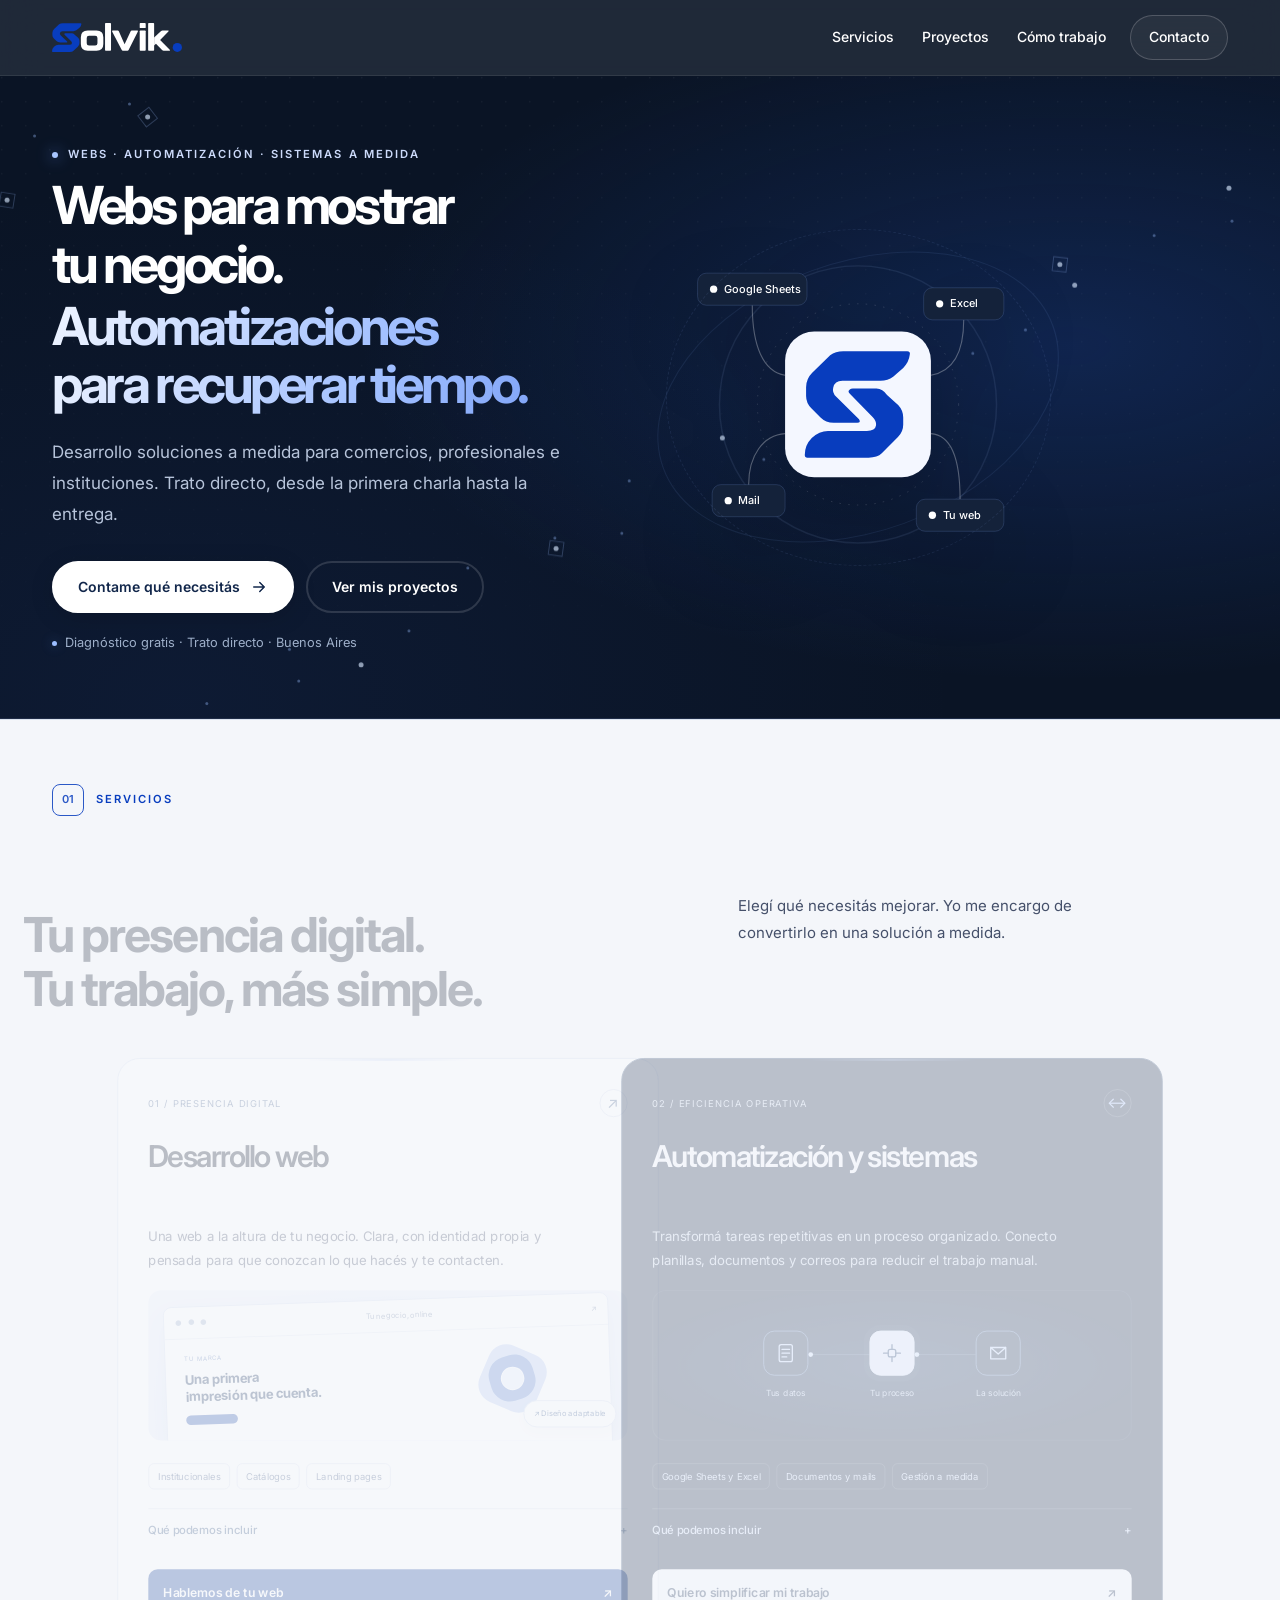
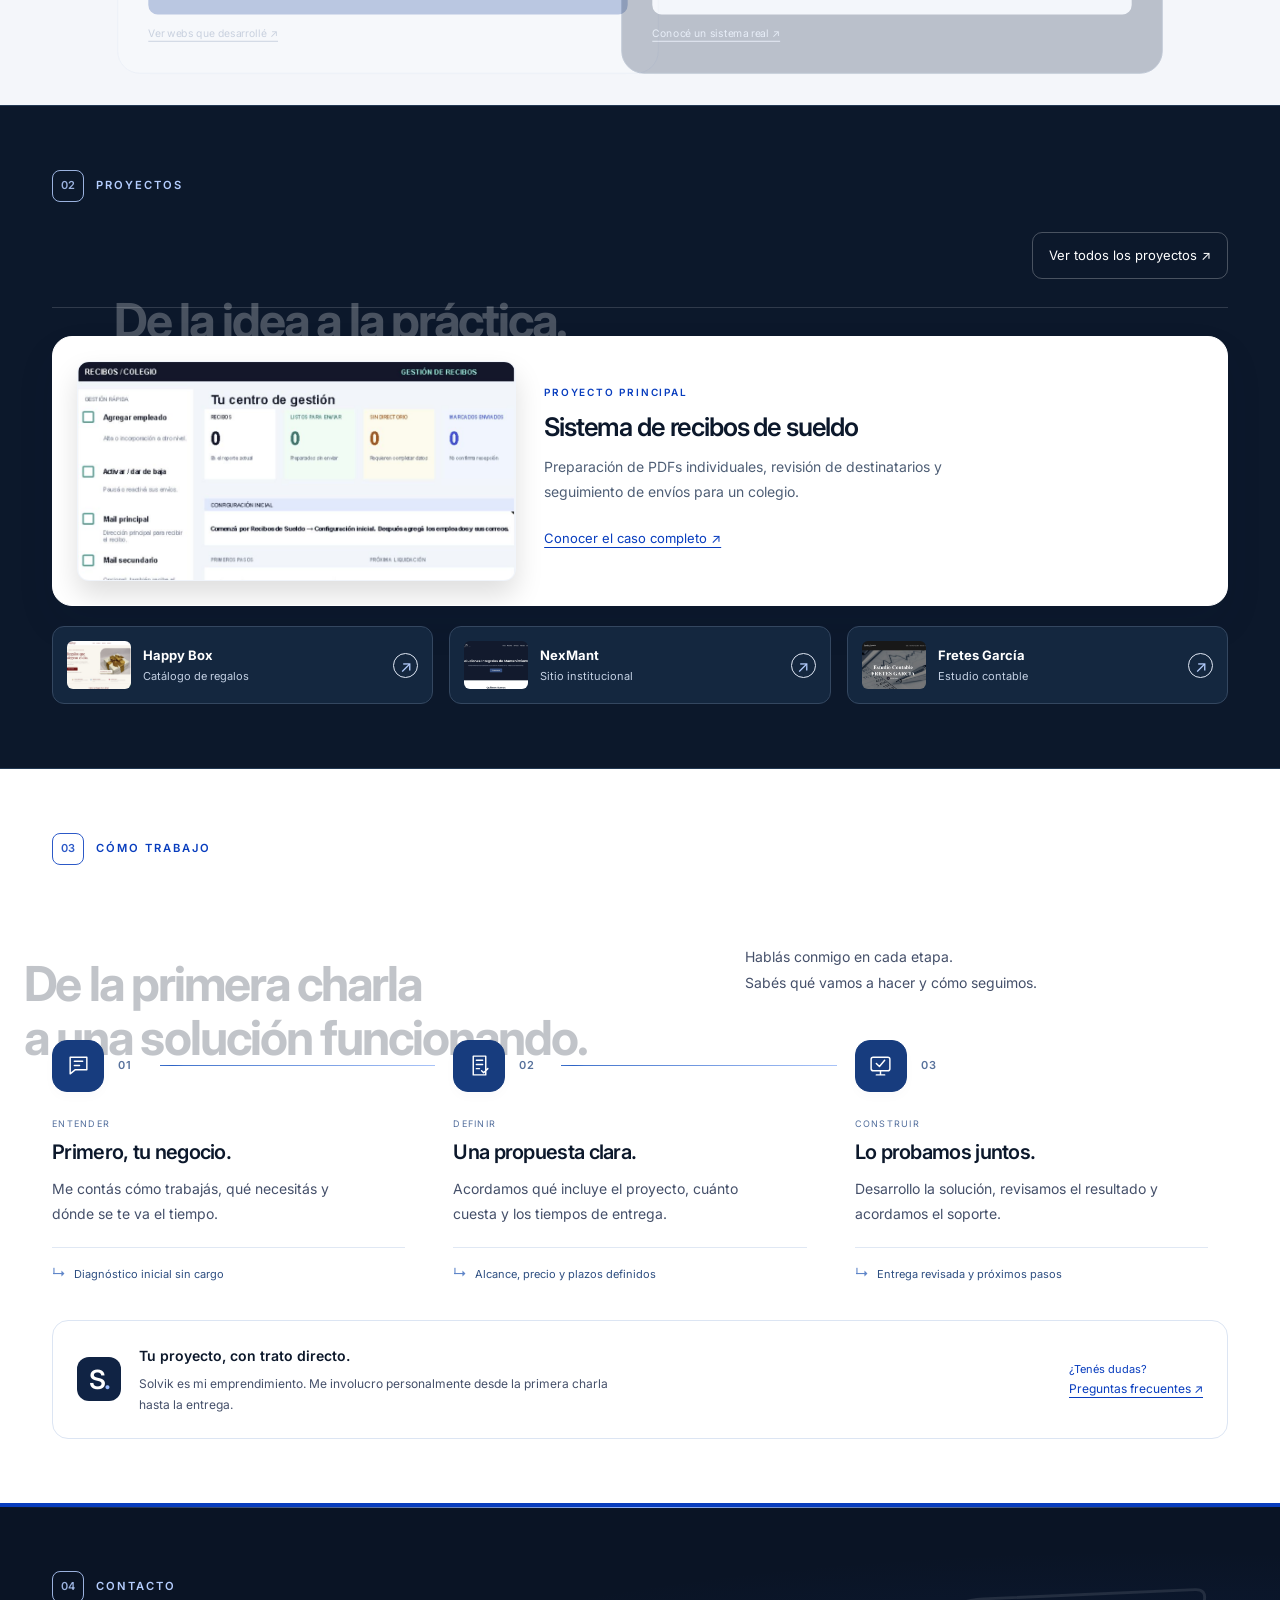
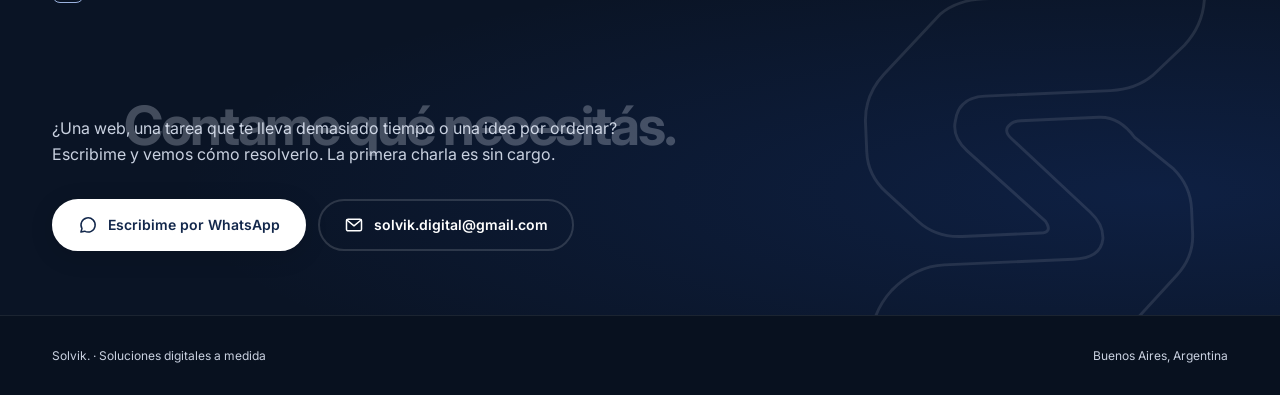
<file: index.html>
<!doctype html>
<html lang="es-AR">
<head>
  <meta charset="utf-8">
  <meta name="viewport" content="width=device-width, initial-scale=1">
  <title>Solvik. · Soluciones digitales a medida</title>
  <meta name="description" content="Páginas web y automatización para colegios, PyMEs y pequeños negocios. Resuelvo tareas repetitivas con Google Sheets, Excel y mail. Pedí un diagnóstico gratis.">
  <meta name="theme-color" content="#0C182B">
  <script>document.documentElement.classList.add("js", "motion-enabled");</script>

  <!--
    Dirección pública del sitio. Si más adelante conectás un dominio propio
    (por ejemplo "https://tudominio.com.ar"), cambialo en estas 3 líneas.
  -->
  <link rel="canonical" href="https://solvo-ar.netlify.app/">
  <meta property="og:url" content="https://solvo-ar.netlify.app/">
  <meta property="og:image" content="https://solvo-ar.netlify.app/assets/og-image.png?v=solvik17">

  <meta property="og:type" content="website">
  <meta property="og:locale" content="es_AR">
  <meta property="og:site_name" content="Solvik.">
  <meta property="og:title" content="Solvik. · Soluciones digitales a medida">
  <meta property="og:description" content="Páginas web y automatización de tareas repetitivas para tu negocio, con las herramientas que ya usás.">
  <meta property="og:image:width" content="1200">
  <meta property="og:image:height" content="630">
  <meta property="og:image:alt" content="Logo de Solvik. con el slogan Soluciones digitales a medida">
  <meta name="twitter:card" content="summary_large_image">

  <link rel="icon" href="assets/favicon.ico?v=solvik17" sizes="16x16 32x32 48x48">
  <link rel="apple-touch-icon" href="assets/apple-touch-icon.png?v=solvik17">

  <link rel="preconnect" href="https://fonts.googleapis.com">
  <link rel="preconnect" href="https://fonts.gstatic.com" crossorigin>
  <link rel="stylesheet" href="https://fonts.googleapis.com/css2?family=Inter:wght@400;500;600&family=Oxanium:wght@600;700&display=swap">

  <link rel="stylesheet" href="css/styles.css?v=smooth5">
  <link rel="stylesheet" href="css/premium.css?v=smooth5">
  <link rel="stylesheet" href="css/scroll.css?v=smooth5">
  <link rel="stylesheet" href="css/conversion.css?v=6">
  <link rel="stylesheet" href="css/projects.css?v=7">
  <link rel="stylesheet" href="css/systems.css?v=8">
  <script src="js/config.js?v=solvik18" defer></script>
  <script src="js/main.js?v=solvik17" defer></script>
  <script src="js/scroll.js?v=smooth5" defer></script>
  <script src="js/analytics.js?v=solvik17" defer></script>
  <script src="js/conversion.js?v=solvik17" defer></script>
  <link rel="stylesheet" href="css/layout.css?v=9">
  <link rel="stylesheet" href="css/details.css?v=10">
  <script src="js/details.js?v=10" defer></script>
  <link rel="stylesheet" href="css/ambient.css?v=11">
  <script src="js/ambient.js?v=12" defer></script>
  <link rel="stylesheet" href="css/offers.css?v=12">
  <link rel="stylesheet" href="css/process.css?v=13">
  <link rel="stylesheet" href="css/sales.css?v=sales15">
  <link rel="stylesheet" href="css/sections.css?v=contrast20">
</head>
<body class="home">
<a class="skip-link" href="#contenido">Saltar al contenido</a><header class="site-header">
    <div class="container header-inner">
      <a class="brand" href="#inicio" aria-label="Solvik., ir al inicio">
        <img src="assets/logo-header.svg?v=solvik17" alt="Solvik." width="146" height="34">
      </a>

      <button class="nav-toggle" type="button" aria-expanded="false" aria-controls="menu" aria-label="Abrir menú">
        <span class="nav-toggle__bar" aria-hidden="true"></span>
        <span class="nav-toggle__bar" aria-hidden="true"></span>
        <span class="nav-toggle__bar" aria-hidden="true"></span>
      </button>

      <nav class="site-nav" aria-label="Principal">
        <ul class="nav-list" id="menu">
          <li><a href="#servicios">Servicios</a></li>
          <li><a href="proyectos.html">Proyectos</a></li>
          <li><a href="#como-trabajo">Cómo trabajo</a></li>
          <li><a class="nav-cta" href="#contacto">Contacto</a></li>
        </ul>
      </nav>
    </div>
    <div class="scroll-progress" aria-hidden="true"></div>
  </header>
<main id="contenido"><section class="hero section--dark" id="inicio" aria-labelledby="hero-titulo">
      <div class="container hero__grid">
        <div class="hero__content">
          <p class="eyebrow" data-hero style="--d: 0">Webs · Automatización · Sistemas a medida</p>
          <h1 id="hero-titulo">
            <span class="line"><span data-hero style="--d: 1">Webs para mostrar<br>tu negocio.</span></span>
            <span class="line"><span data-hero style="--d: 2">Automatizaciones<br>para recuperar tiempo.</span></span>
          </h1>
          <p class="lead" data-hero style="--d: 3">Desarrollo soluciones a medida para comercios, profesionales e instituciones. Trato directo, desde la primera charla hasta la entrega.</p>
          <div class="actions" data-hero style="--d: 4">
            <a class="btn btn--primary" href="https://wa.me/5491165520810?text=Hola%20Solvik%2C%20quer%C3%ADa%20contarte%20qu%C3%A9%20necesito%20para%20mi%20negocio." data-config="whatsapp" target="_blank" rel="noopener noreferrer">
              Contame qué necesitás
              <svg class="btn__arrow" viewBox="0 0 24 24" aria-hidden="true" focusable="false"><path d="M5 12h14M13 6l6 6-6 6"/></svg>
            </a>
            <a class="btn btn--outline" href="proyectos.html">Ver mis proyectos</a>
          </div>
          <p class="hero-note" data-hero style="--d: 5">Diagnóstico gratis · Trato directo · Buenos Aires</p>
        </div>

        <!-- Ilustración: las dos piezas de la S encajan y conectan tus herramientas -->
        <div class="hero__visual" aria-hidden="true">
          <svg class="hero-art" viewBox="0 0 480 420" focusable="false">
            <circle class="hero-art__ring hero-art__ring--outer" cx="240" cy="220" r="190"/>
            <circle class="hero-art__ring hero-art__ring--dash" cx="240" cy="220" r="138"/>

            <g class="hero-art__links">
              <path id="link-1" class="hero-art__link" style="--i: 0" d="M95 84 C95 140 110 175 140 180"/>
              <path id="link-2" class="hero-art__link" style="--i: 1" d="M385 104 C385 150 370 175 340 180"/>
              <path id="link-3" class="hero-art__link" style="--i: 2" d="M90 330 C90 290 110 262 140 260"/>
              <path id="link-4" class="hero-art__link" style="--i: 3" d="M380 350 C380 300 370 262 340 260"/>
            </g>

            <g class="hero-art__packets">
              <circle r="4" opacity="0"><set attributeName="opacity" to="1" begin="2.4s"/><animateMotion dur="2.8s" begin="2.4s" repeatCount="indefinite"><mpath href="#link-1"/></animateMotion></circle>
              <circle r="4" opacity="0"><set attributeName="opacity" to="1" begin="3.1s"/><animateMotion dur="2.8s" begin="3.1s" repeatCount="indefinite"><mpath href="#link-2"/></animateMotion></circle>
              <circle r="4" opacity="0"><set attributeName="opacity" to="1" begin="3.8s"/><animateMotion dur="2.8s" begin="3.8s" repeatCount="indefinite"><mpath href="#link-3"/></animateMotion></circle>
              <circle r="4" opacity="0"><set attributeName="opacity" to="1" begin="4.5s"/><animateMotion dur="2.8s" begin="4.5s" repeatCount="indefinite"><mpath href="#link-4"/></animateMotion></circle>
            </g>

            <g class="hero-art__tile">
              <rect x="140" y="120" width="200" height="200" rx="40"/>
              <g transform="translate(167 146) scale(0.6)">
                <path class="hero-art__piece hero-art__piece--a" d="M88 2H234Q242 2 240 10Q238 27 225 40L202 60Q190 69 173 69H86Q68 69 65 85Q62 96 72 106L124 157Q129 165 120 165H66Q48 165 36 153L15 132Q3 120 3 104V84Q3 65 17 51L58 11Q70 2 88 2Z"/>
                <path class="hero-art__piece hero-art__piece--b" d="M110 87H164Q178 87 188 102L214 125Q225 137 225 153V170Q225 186 213 198L176 235Q166 245 146 245H6Q0 245 0 239Q0 216 16 200Q33 184 53 184H142Q161 184 163 171Q164 161 155 152L103 99Q97 93 103 89Q105 87 110 87Z"/>
              </g>
            </g>

            <g class="hero-art__chips">
              <g class="hero-art__chip" style="--i: 0">
                <rect x="20" y="40" width="150" height="44" rx="12"/>
                <circle cx="42" cy="62" r="5"/>
                <text x="56" y="67">Google Sheets</text>
              </g>
              <g class="hero-art__chip" style="--i: 1">
                <rect x="330" y="60" width="110" height="44" rx="12"/>
                <circle cx="352" cy="82" r="5"/>
                <text x="366" y="87">Excel</text>
              </g>
              <g class="hero-art__chip" style="--i: 2">
                <rect x="40" y="330" width="100" height="44" rx="12"/>
                <circle cx="62" cy="352" r="5"/>
                <text x="76" y="357">Mail</text>
              </g>
              <g class="hero-art__chip" style="--i: 3">
                <rect x="320" y="350" width="120" height="44" rx="12"/>
                <circle cx="342" cy="372" r="5"/>
                <text x="356" y="377">Tu web</text>
              </g>
            </g>
          </svg>
        </div>
      </div>
    </section><section class="section section--neutral home-services" id="servicios" aria-labelledby="servicios-titulo">
  <div class="container">
    <div class="offers-heading"><div><p class="eyebrow section-label"><span aria-hidden="true">01</span> Servicios</p><h2 id="servicios-titulo" data-reveal>Tu presencia digital.<br>Tu trabajo, más simple.</h2></div><p>Elegí qué necesitás mejorar. Yo me encargo de convertirlo en una solución a medida.</p></div>
    <div class="services offers">
      <article class="card offer offer--web" data-reveal aria-labelledby="web-titulo">
        <div class="offer-label"><span>01 / Presencia digital</span><span class="offer-label__icon" aria-hidden="true">↗</span></div>
        <h3 id="web-titulo">Desarrollo web</h3>
        <p class="offer-description">Una web a la altura de tu negocio. Clara, con identidad propia y pensada para que conozcan lo que hacés y te contacten.</p>
        <div class="offer-visual web-visual" aria-hidden="true"><div class="web-visual__window"><div class="web-visual__bar"><span>● ● ●</span><span>Tu negocio, online</span><span>↗</span></div><div class="web-visual__content"><div><span class="visual-kicker">TU MARCA</span><strong>Una primera<br>impresión que cuenta.</strong><i></i></div><div class="web-visual__art"><span></span><span></span><span></span></div></div></div><div class="web-visual__badge">↗ Diseño adaptable</div></div>
        <ul class="offer-includes" aria-label="Tipos de sitios"><li>Institucionales</li><li>Catálogos</li><li>Landing pages</li></ul>
        <details class="offer-scope"><summary>Qué podemos incluir <span aria-hidden="true">+</span></summary><ul><li>Diseño adaptable a celular y a tu marca.</li><li>Presentación de servicios o catálogo.</li><li>Contacto por WhatsApp y correo.</li><li>Publicación y revisión antes de la entrega.</li></ul><p>El alcance, los contenidos y el mantenimiento se acuerdan en la propuesta.</p></details>
        <div class="offer-actions"><a class="service-link offer-cta" href="#contacto" data-service="web">Hablemos de tu web <span aria-hidden="true">↗</span></a><a class="offer-proof" href="proyectos.html#trabajos-grilla">Ver webs que desarrollé ↗</a></div>
      </article>
      <article class="card offer offer--automation" data-reveal aria-labelledby="automatizacion-titulo">
        <div class="offer-label"><span>02 / Eficiencia operativa</span><span class="offer-label__icon" aria-hidden="true">↔</span></div>
        <h3 id="automatizacion-titulo">Automatización y sistemas</h3>
        <p class="offer-description">Transformá tareas repetitivas en un proceso organizado. Conecto planillas, documentos y correos para reducir el trabajo manual.</p>
        <div class="offer-visual automation-visual" aria-hidden="true"><div class="automation-node"><span><svg viewBox="0 0 24 24"><rect x="5" y="3" width="14" height="18" rx="2"/><path d="M8 8h8M8 12h8M8 16h5"/></svg></span><small>Tus datos</small></div><div class="automation-connector"><i></i></div><div class="automation-node automation-node--core"><span><svg viewBox="0 0 24 24"><path d="M12 3v5M12 16v5M3 12h5M16 12h5"/><rect x="8" y="8" width="8" height="8" rx="2"/></svg></span><small>Tu proceso</small></div><div class="automation-connector"><i></i></div><div class="automation-node"><span><svg viewBox="0 0 24 24"><path d="M4 6h16v12H4zM4 6l8 7 8-7"/></svg></span><small>La solución</small></div></div>
        <ul class="offer-includes" aria-label="Herramientas y soluciones"><li>Google Sheets y Excel</li><li>Documentos y mails</li><li>Gestión a medida</li></ul>
        <details class="offer-scope"><summary>Qué podemos incluir <span aria-hidden="true">+</span></summary><ul><li>Diagnóstico del proceso actual.</li><li>Desarrollo con tus herramientas.</li><li>Pruebas con casos acordados.</li><li>Explicación de uso y condiciones de soporte.</li></ul><p>Las integraciones, licencias y límites se definen antes de empezar.</p></details>
        <div class="offer-actions"><a class="service-link offer-cta" href="#contacto" data-service="automatizacion">Quiero simplificar mi trabajo <span aria-hidden="true">↗</span></a><a class="offer-proof" href="proyectos.html#casos">Conocé un sistema real ↗</a></div>
      </article>
    </div>
  </div>
</section><section class="section home-projects" id="proyectos" aria-labelledby="proyectos-titulo"><div class="container"><div class="home-section-heading"><div><p class="eyebrow section-label"><span aria-hidden="true">02</span> Proyectos</p><h2 id="proyectos-titulo" data-reveal>De la idea a la práctica.</h2></div><a class="home-all-projects" href="proyectos.html">Ver todos los proyectos ↗</a></div><article class="home-featured"><a href="proyectos.html#casos" class="home-featured__image" aria-label="Ver el sistema de recibos de sueldo"><img src="assets/trabajos/sistema-recibos.jpg" alt="Panel de la demo del sistema de recibos de sueldo" width="963" height="1000" loading="lazy" decoding="async"></a><div><p class="eyebrow">Proyecto principal</p><h3>Sistema de recibos de sueldo</h3><p>Preparación de PDFs individuales, revisión de destinatarios y seguimiento de envíos para un colegio.</p><a href="proyectos.html#casos">Conocer el caso completo ↗</a></div></article><div class="home-webs"><a href="proyectos.html#trabajos-grilla"><img src="assets/trabajos/happybox.jpg" alt="" width="1360" height="900" loading="lazy"><span><strong>Happy Box</strong><small>Catálogo de regalos</small></span><span aria-hidden="true">↗</span></a><a href="proyectos.html#trabajos-grilla"><img src="assets/trabajos/nexmant.jpg" alt="" width="1360" height="900" loading="lazy"><span><strong>NexMant</strong><small>Sitio institucional</small></span><span aria-hidden="true">↗</span></a><a href="proyectos.html#trabajos-grilla"><img src="assets/trabajos/fretes-garcia.jpg" alt="" width="1360" height="900" loading="lazy"><span><strong>Fretes García</strong><small>Estudio contable</small></span><span aria-hidden="true">↗</span></a></div></div></section><section class="section home-process" id="como-trabajo" aria-labelledby="proceso-titulo">
 <div class="container">
  <div class="process-heading"><div><p class="eyebrow section-label"><span aria-hidden="true">03</span> Cómo trabajo</p><h2 id="proceso-titulo" data-reveal>De la primera charla<br>a una solución funcionando.</h2></div><p>Hablás conmigo en cada etapa.<br>Sabés qué vamos a hacer y cómo seguimos.</p></div>
  <ol class="home-process-list process-journey">
   <li><div class="process-stage"><span class="process-icon" aria-hidden="true"><svg viewBox="0 0 24 24"><path d="M4 4h16v12H9l-5 4zM8 8h8M8 12h5"/></svg></span><span class="process-index">01</span><i class="process-connection" aria-hidden="true"></i></div><div class="process-copy"><p class="process-label">Entender</p><h3>Primero, tu negocio.</h3><p>Me contás cómo trabajás, qué necesitás y dónde se te va el tiempo.</p><p class="process-result"><span aria-hidden="true">↳</span> Diagnóstico inicial sin cargo</p></div></li>
   <li><div class="process-stage"><span class="process-icon" aria-hidden="true"><svg viewBox="0 0 24 24"><path d="M6 3h12v18H6zM9 7h6M9 11h6M9 15h3M14 17l2 2 4-4"/></svg></span><span class="process-index">02</span><i class="process-connection" aria-hidden="true"></i></div><div class="process-copy"><p class="process-label">Definir</p><h3>Una propuesta clara.</h3><p>Acordamos qué incluye el proyecto, cuánto cuesta y los tiempos de entrega.</p><p class="process-result"><span aria-hidden="true">↳</span> Alcance, precio y plazos definidos</p></div></li>
   <li><div class="process-stage"><span class="process-icon" aria-hidden="true"><svg viewBox="0 0 24 24"><rect x="3" y="4" width="18" height="13" rx="2"/><path d="M8 21h8M12 17v4M8 10l3 3 5-6"/></svg></span><span class="process-index">03</span></div><div class="process-copy"><p class="process-label">Construir</p><h3>Lo probamos juntos.</h3><p>Desarrollo la solución, revisamos el resultado y acordamos el soporte.</p><p class="process-result"><span aria-hidden="true">↳</span> Entrega revisada y próximos pasos</p></div></li>
  </ol>
  <div class="process-personal"><div class="process-personal__mark" aria-hidden="true">S<span>.</span></div><div><strong>Tu proyecto, con trato directo.</strong><p>Solvik es mi emprendimiento. Me involucro personalmente desde la primera charla hasta la entrega.</p></div><a class="home-faq-link" href="proyectos.html#preguntas">¿Tenés dudas? <span>Preguntas frecuentes ↗</span></a></div>
 </div>
</section><section class="section section--dark contact" id="contacto" aria-labelledby="contacto-titulo">
      <!-- Marca decorativa: contorno de las dos piezas de la S -->
      <svg class="contact__mark" viewBox="-10 -10 262 267" aria-hidden="true" focusable="false" data-reveal="mark">
        <path class="contact__piece contact__piece--a" d="M88 2H234Q242 2 240 10Q238 27 225 40L202 60Q190 69 173 69H86Q68 69 65 85Q62 96 72 106L124 157Q129 165 120 165H66Q48 165 36 153L15 132Q3 120 3 104V84Q3 65 17 51L58 11Q70 2 88 2Z"/>
        <path class="contact__piece contact__piece--b" d="M110 87H164Q178 87 188 102L214 125Q225 137 225 153V170Q225 186 213 198L176 235Q166 245 146 245H6Q0 245 0 239Q0 216 16 200Q33 184 53 184H142Q161 184 163 171Q164 161 155 152L103 99Q97 93 103 89Q105 87 110 87Z"/>
      </svg>
      <div class="container contact__inner">
        <p class="eyebrow section-label"><span aria-hidden="true">04</span> Contacto</p>
        <h2 id="contacto-titulo" data-reveal>Contame qué necesitás.</h2>
        <p class="lead" data-reveal style="--d: 1">¿Una web, una tarea que te lleva demasiado tiempo o una idea por ordenar? Escribime y vemos cómo resolverlo. La primera charla es sin cargo.</p>
        <p class="contact-choice" id="contact-choice" role="status" hidden></p>
        <div class="actions" data-reveal style="--d: 2">
          <!-- El link real de WhatsApp se arma desde js/config.js -->
          <a class="btn btn--primary" href="https://wa.me/5491165520810" data-config="whatsapp" target="_blank" rel="noopener noreferrer">
            <svg class="btn__icon" viewBox="0 0 24 24" aria-hidden="true" focusable="false"><path d="M3.5 20.5l1.3-4.2A8.5 8.5 0 1 1 8 19.4z"/></svg>
            Escribime por WhatsApp
          </a>
          <!-- El mail real se toma de js/config.js -->
          <a class="btn btn--outline" href="mailto:solvik.digital@gmail.com" data-config="email">
            <svg class="btn__icon" viewBox="0 0 24 24" aria-hidden="true" focusable="false"><rect x="3" y="5" width="18" height="14" rx="2"/><path d="M3.5 6l8.5 7 8.5-7"/></svg>
            <span data-config-text>solvik.digital@gmail.com</span>
          </a>
        </div>
      </div>
    </section></main>
<footer class="site-footer">
    <div class="container footer-inner">
      <p>Solvik. · Soluciones digitales a medida</p>
      <!-- El usuario de Instagram se toma de js/config.js -->
      <a class="footer-link" hidden data-config="instagram" target="_blank" rel="noopener">
        <svg class="footer-link__icon" viewBox="0 0 24 24" aria-hidden="true" focusable="false"><rect x="3" y="3" width="18" height="18" rx="5"/><circle cx="12" cy="12" r="4"/><path d="M17.5 6.5h.01"/></svg>
        Instagram
      </a>
      <p>Buenos Aires, Argentina</p>
    </div>
  </footer>
</body>
</html>
</file>
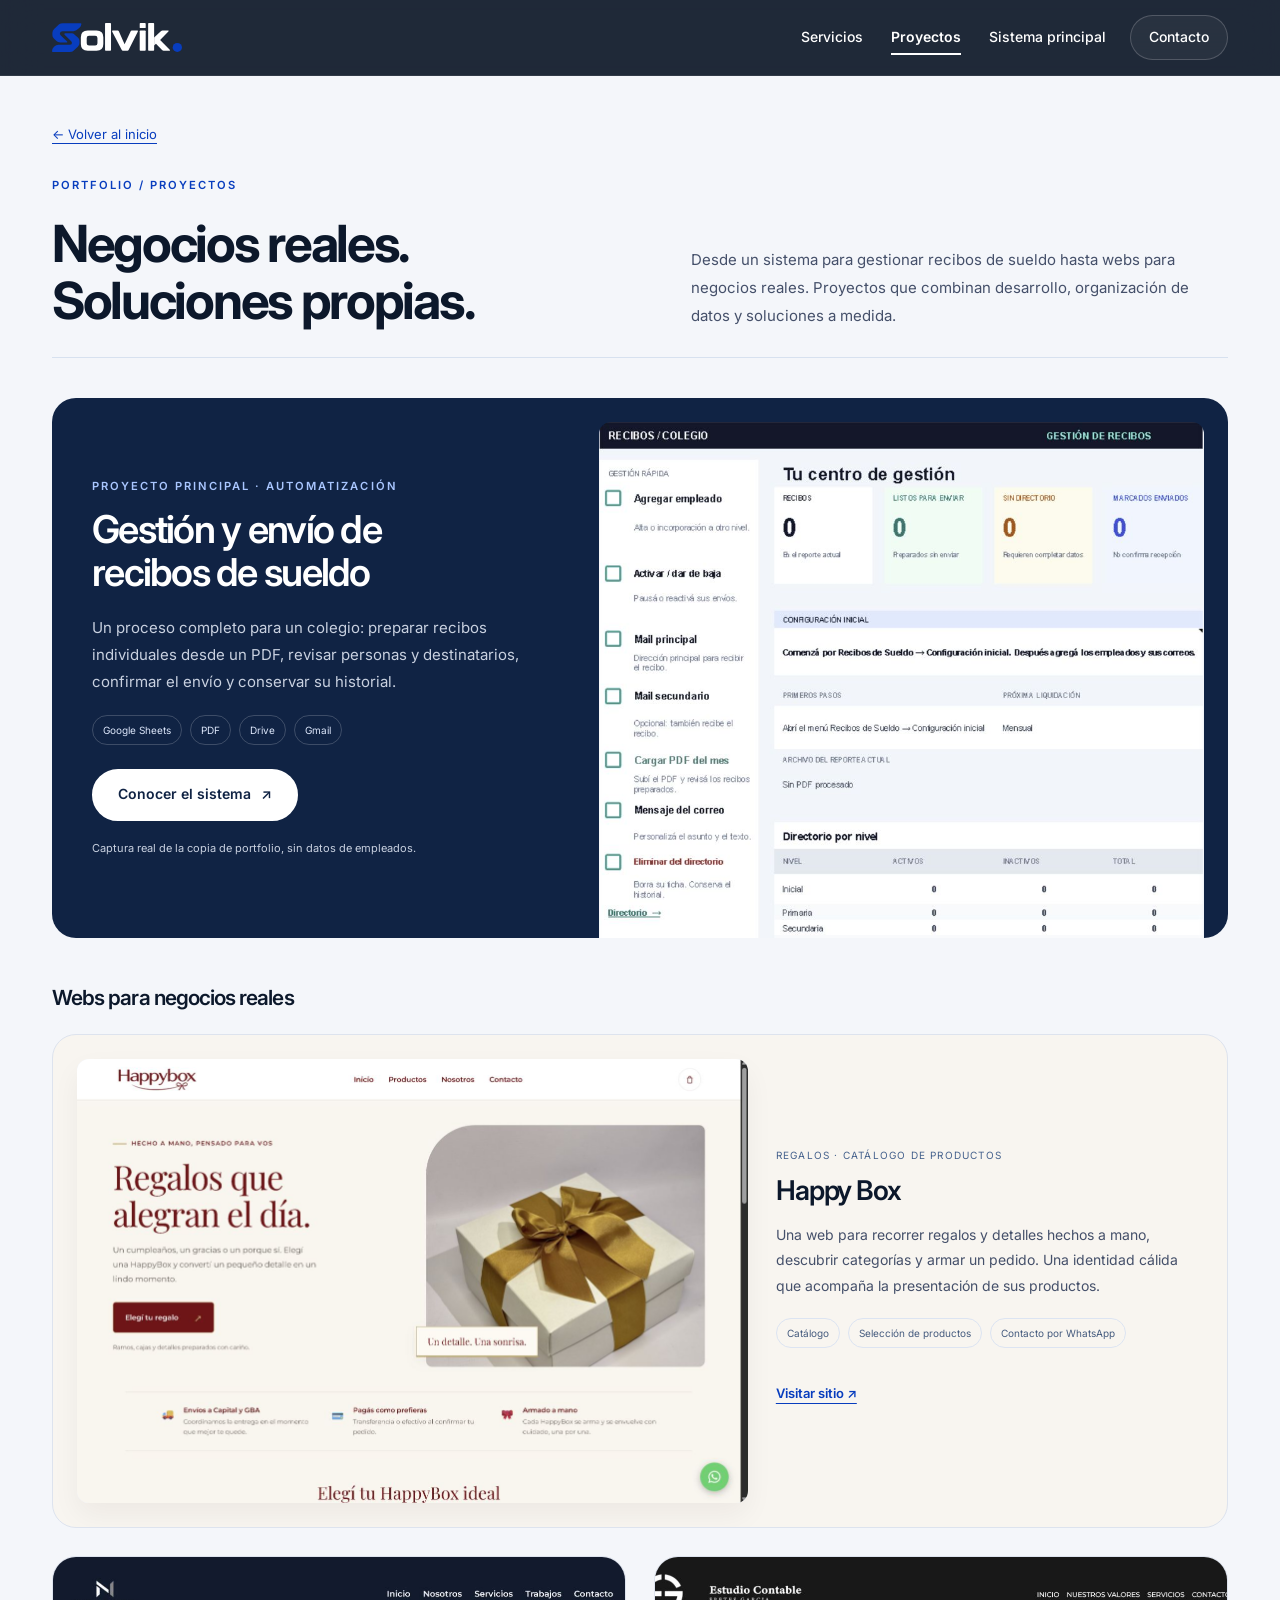
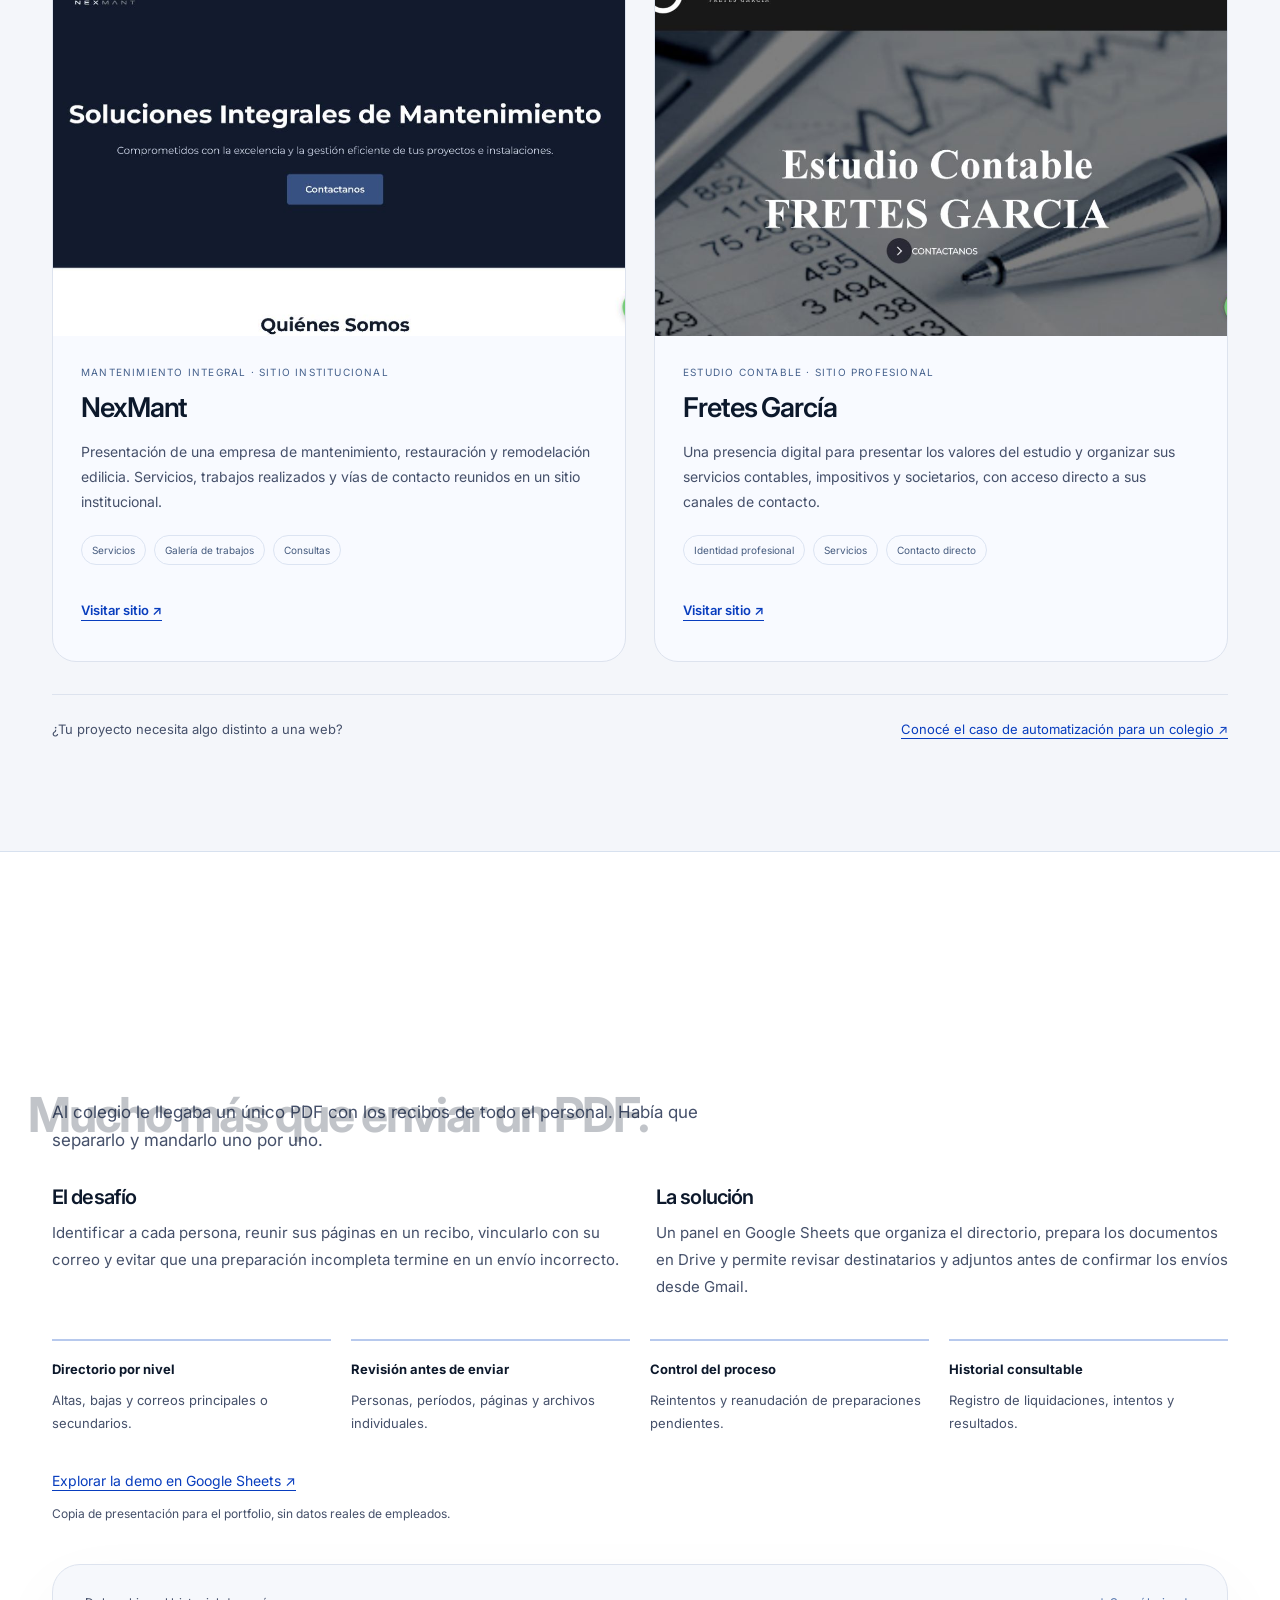
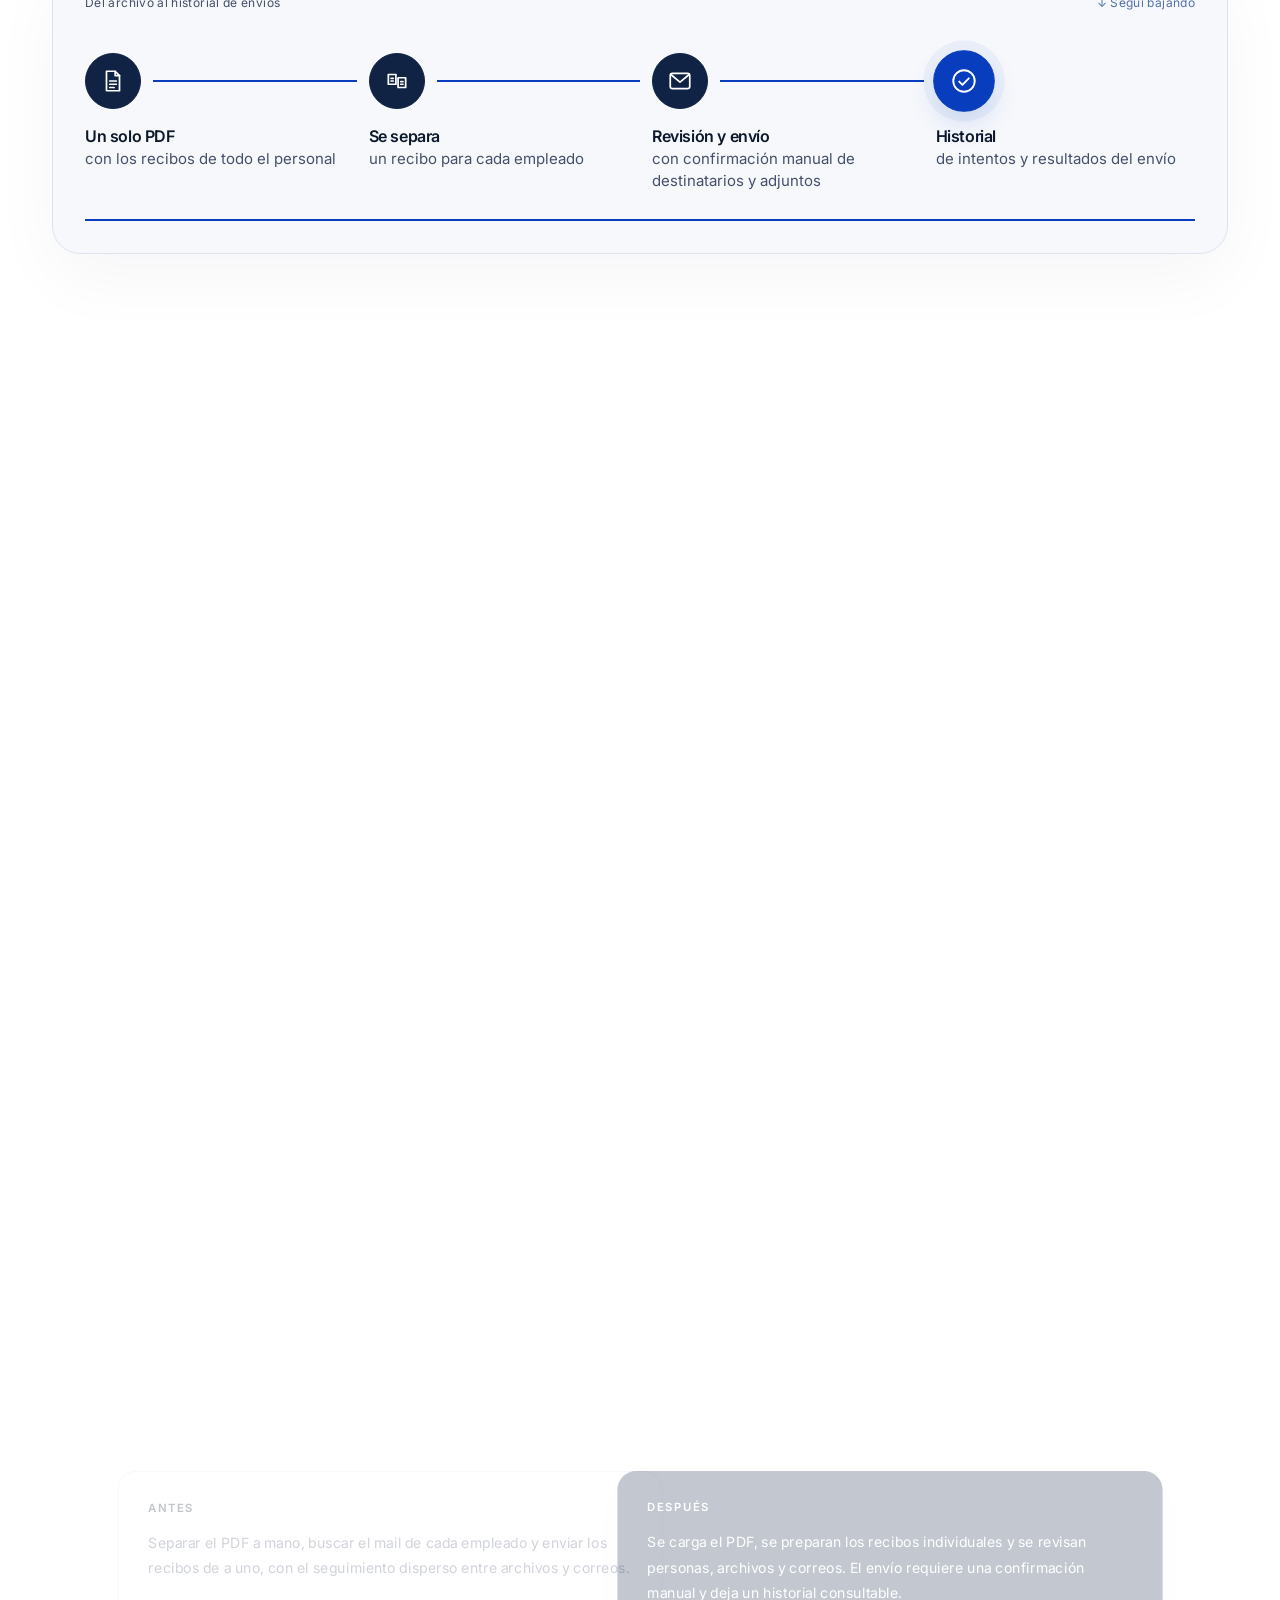
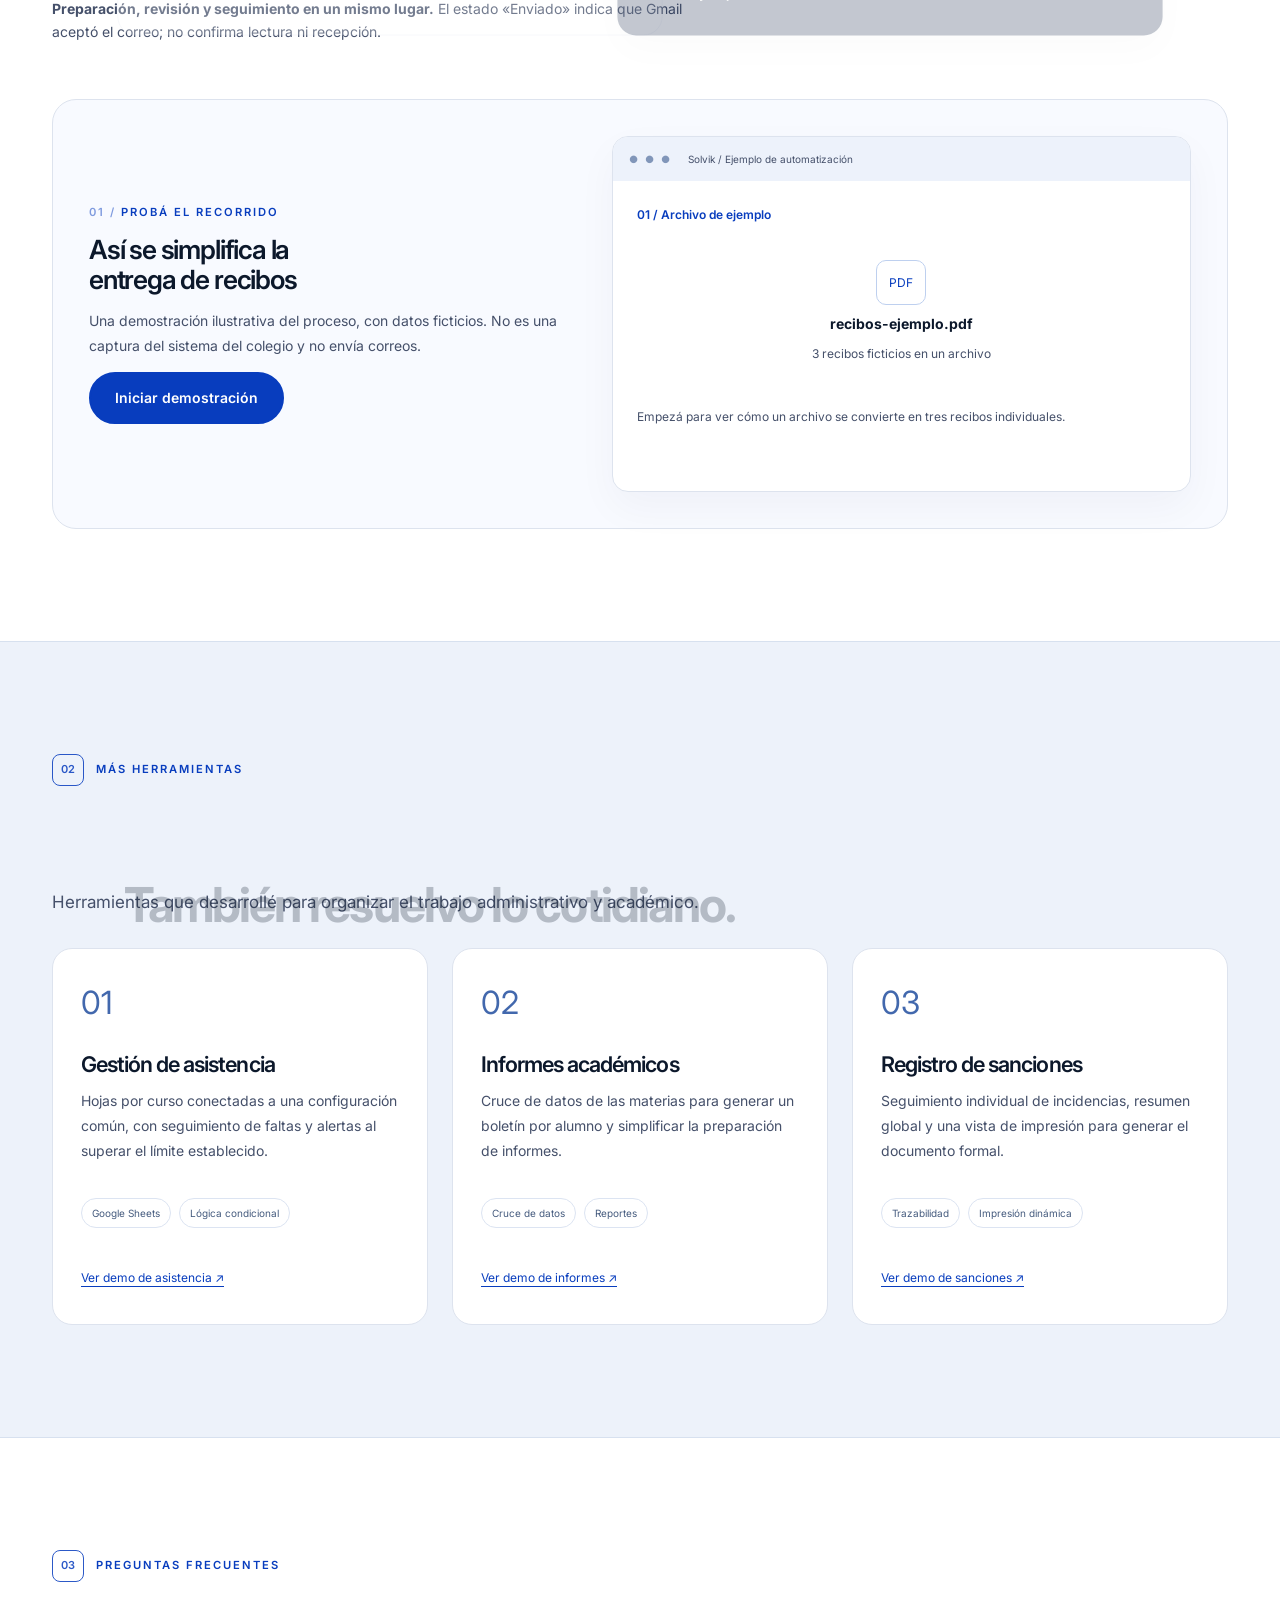
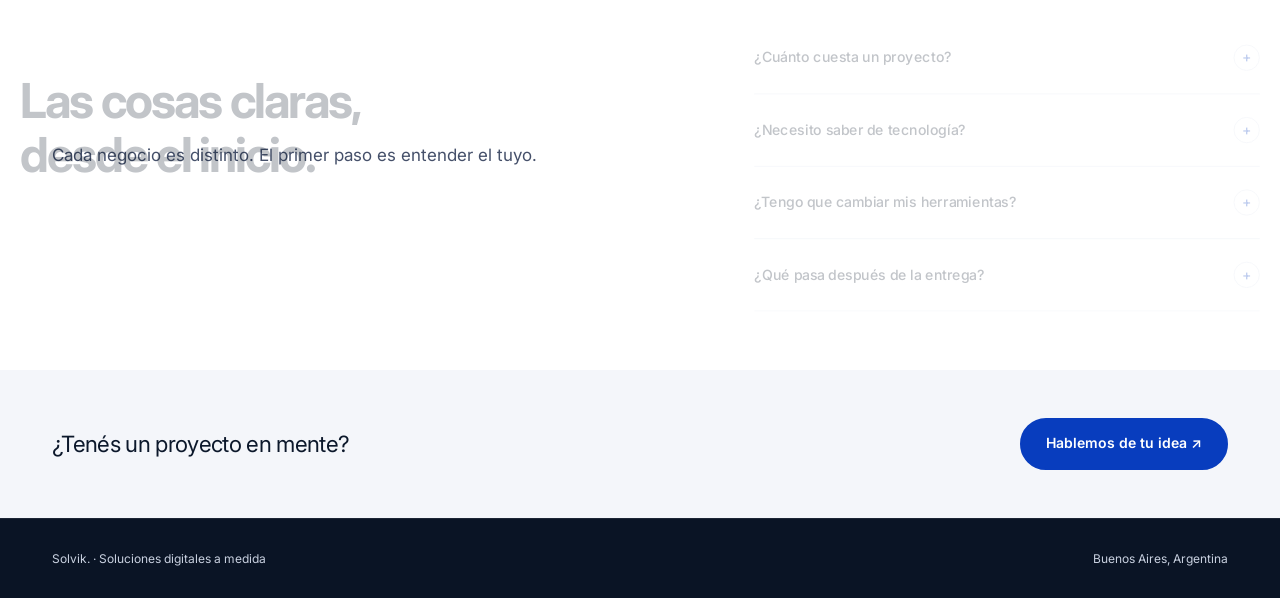
<file: proyectos.html>
<!doctype html>
<html lang="es-AR">
<head>
  <meta charset="utf-8">
  <meta name="viewport" content="width=device-width, initial-scale=1">
  <title>Proyectos · Solvik.</title>
  <meta name="description" content="Páginas web y automatización para colegios, PyMEs y pequeños negocios. Resuelvo tareas repetitivas con Google Sheets, Excel y mail. Pedí un diagnóstico gratis.">
  <meta name="theme-color" content="#0C182B">
  <script>document.documentElement.classList.add("js", "motion-enabled");</script>

  <!--
    Dirección pública del sitio. Si más adelante conectás un dominio propio
    (por ejemplo "https://tudominio.com.ar"), cambialo en estas 3 líneas.
  -->
  <link rel="canonical" href="https://solvo-ar.netlify.app/proyectos.html">
  <meta property="og:url" content="https://solvo-ar.netlify.app/proyectos.html">
  <meta property="og:image" content="https://solvo-ar.netlify.app/assets/og-image.png?v=solvik17">

  <meta property="og:type" content="website">
  <meta property="og:locale" content="es_AR">
  <meta property="og:site_name" content="Solvik.">
  <meta property="og:title" content="Proyectos · Solvik.">
  <meta property="og:description" content="Páginas web y automatización de tareas repetitivas para tu negocio, con las herramientas que ya usás.">
  <meta property="og:image:width" content="1200">
  <meta property="og:image:height" content="630">
  <meta property="og:image:alt" content="Logo de Solvik. con el slogan Soluciones digitales a medida">
  <meta name="twitter:card" content="summary_large_image">

  <link rel="icon" href="assets/favicon.ico?v=solvik17" sizes="16x16 32x32 48x48">
  <link rel="apple-touch-icon" href="assets/apple-touch-icon.png?v=solvik17">

  <link rel="preconnect" href="https://fonts.googleapis.com">
  <link rel="preconnect" href="https://fonts.gstatic.com" crossorigin>
  <link rel="stylesheet" href="https://fonts.googleapis.com/css2?family=Inter:wght@400;500;600&family=Oxanium:wght@600;700&display=swap">

  <link rel="stylesheet" href="css/styles.css?v=smooth5">
  <link rel="stylesheet" href="css/premium.css?v=smooth5">
  <link rel="stylesheet" href="css/scroll.css?v=smooth5">
  <link rel="stylesheet" href="css/conversion.css?v=6">
  <link rel="stylesheet" href="css/projects.css?v=7">
  <link rel="stylesheet" href="css/systems.css?v=8">
  <script src="js/config.js?v=solvik18" defer></script>
  <script src="js/main.js?v=solvik17" defer></script>
  <script src="js/scroll.js?v=smooth5" defer></script>
  <script src="js/analytics.js?v=solvik17" defer></script>
  <script src="js/conversion.js?v=solvik17" defer></script>
  <link rel="stylesheet" href="css/layout.css?v=9">
  <link rel="stylesheet" href="css/sales.css?v=sales15">
  <link rel="stylesheet" href="css/sections.css?v=contrast20">
</head>
<body class="portfolio-page">
<a class="skip-link" href="#contenido">Saltar al contenido</a><header class="site-header">
    <div class="container header-inner">
      <a class="brand" href="index.html#inicio" aria-label="Solvik., ir al inicio">
        <img src="assets/logo-header.svg?v=solvik17" alt="Solvik." width="146" height="34">
      </a>

      <button class="nav-toggle" type="button" aria-expanded="false" aria-controls="menu" aria-label="Abrir menú">
        <span class="nav-toggle__bar" aria-hidden="true"></span>
        <span class="nav-toggle__bar" aria-hidden="true"></span>
        <span class="nav-toggle__bar" aria-hidden="true"></span>
      </button>

      <nav class="site-nav" aria-label="Principal">
        <ul class="nav-list" id="menu">
          <li><a href="index.html#servicios">Servicios</a></li>
          <li><a href="#proyectos" aria-current="page">Proyectos</a></li>
          <li><a href="#casos">Sistema principal</a></li>
          <li><a class="nav-cta" href="index.html#contacto">Contacto</a></li>
        </ul>
      </nav>
    </div>
    <div class="scroll-progress" aria-hidden="true"></div>
  </header>
<main id="contenido"><section class="section projects" id="proyectos" aria-labelledby="proyectos-titulo">
      <div class="container">
        <p class="page-back"><a href="index.html">← Volver al inicio</a></p>
        <div class="projects-heading">
          <div><p class="eyebrow section-label">Portfolio / Proyectos</p><h1 id="proyectos-titulo" data-reveal>Negocios reales.<br>Soluciones propias.</h1></div>
          <p class="section-lead">Desde un sistema para gestionar recibos de sueldo hasta webs para negocios reales. Proyectos que combinan desarrollo, organización de datos y soluciones a medida.</p>
        </div>
        <article class="system-spotlight">
          <div class="system-spotlight__content">
            <p class="eyebrow">Proyecto principal · Automatización</p>
            <h3>Gestión y envío de recibos de sueldo</h3>
            <p>Un proceso completo para un colegio: preparar recibos individuales desde un PDF, revisar personas y destinatarios, confirmar el envío y conservar su historial.</p>
            <ul class="project-tags"><li>Google Sheets</li><li>PDF</li><li>Drive</li><li>Gmail</li></ul>
            <a class="btn btn--primary" href="#casos">Conocer el sistema <span aria-hidden="true">↗</span></a>
            <p class="system-caption">Captura real de la copia de portfolio, sin datos de empleados.</p>
          </div>
          <a class="system-spotlight__preview" href="#casos" aria-label="Conocer el sistema de recibos de sueldo"><img src="assets/trabajos/sistema-recibos.jpg" alt="Panel de ejemplo de gestión de recibos con directorio vacío y contadores en cero" width="963" height="1000" loading="lazy" decoding="async"></a>
        </article>
        <h3 class="portfolio-subtitle">Webs para negocios reales</h3>
        <ul class="projects-grid" id="trabajos-grilla"></ul>
        <noscript><p>Visitá los proyectos: <a href="https://nexmant.com.ar/">NexMant</a>, <a href="https://alejofc08.github.io/WebHappyBox/index.html">Happy Box</a> y <a href="https://estudiocontablefretesgarcia.com.ar/">Fretes García</a>.</p></noscript>
        <div class="projects-note"><p>¿Tu proyecto necesita algo distinto a una web?</p><a href="#casos">Conocé el caso de automatización para un colegio <span aria-hidden="true">↗</span></a></div>
      </div>
    </section><section class="section section--white" id="casos" aria-labelledby="caso-titulo">
      <div class="container">
        <p class="eyebrow section-label" data-reveal><span aria-hidden="true">01</span> Caso destacado / Sistema a medida</p>
        <h2 id="caso-titulo" data-reveal style="--d: 1">Mucho más que enviar un PDF.</h2>
        <p class="section-lead" data-reveal style="--d: 2">Al colegio le llegaba un único PDF con los recibos de todo el personal. Había que separarlo y mandarlo uno por uno.</p>
        <div class="system-depth">
          <div><h3>El desafío</h3><p>Identificar a cada persona, reunir sus páginas en un recibo, vincularlo con su correo y evitar que una preparación incompleta termine en un envío incorrecto.</p></div>
          <div><h3>La solución</h3><p>Un panel en Google Sheets que organiza el directorio, prepara los documentos en Drive y permite revisar destinatarios y adjuntos antes de confirmar los envíos desde Gmail.</p></div>
        </div>
        <ul class="system-capabilities"><li><strong>Directorio por nivel</strong><span>Altas, bajas y correos principales o secundarios.</span></li><li><strong>Revisión antes de enviar</strong><span>Personas, períodos, páginas y archivos individuales.</span></li><li><strong>Control del proceso</strong><span>Reintentos y reanudación de preparaciones pendientes.</span></li><li><strong>Historial consultable</strong><span>Registro de liquidaciones, intentos y resultados.</span></li></ul>
        <a class="system-demo-link" href="https://docs.google.com/spreadsheets/d/1zKtE4GfEh0wh0r41DDaHE5PE_omH10w5tu3Kq075ejM/edit?gid=1582274007#gid=1582274007" target="_blank" rel="noopener noreferrer">Explorar la demo en Google Sheets ↗</a>
        <p class="system-caption">Copia de presentación para el portfolio, sin datos reales de empleados.</p>

        <!-- Animación del proceso automatizado (se activa al llegar a la vista) -->
        <div class="scroll-scene">
        <div class="scroll-scene__sticky">
        <p class="scroll-scene__label">Del archivo al historial de envíos <span aria-hidden="true">↓ Seguí bajando</span></p>
        <ol class="flow" data-reveal="flow" aria-label="Cómo funciona el sistema">
          <li class="flow__step" style="--i: 0">
            <span class="flow__icon" aria-hidden="true">
              <svg viewBox="0 0 24 24" focusable="false"><path d="M6 3h8l4 4v14H6z"/><path d="M14 3v4h4"/><path d="M9 12h6M9 15h6M9 18h4"/></svg>
            </span>
            <p><strong>Un solo PDF</strong> con los recibos de todo el personal</p>
            <span class="flow__link" aria-hidden="true"><span class="flow__packet"></span></span>
          </li>
          <li class="flow__step" style="--i: 1">
            <span class="flow__icon" aria-hidden="true">
              <svg viewBox="0 0 24 24" focusable="false"><path d="M4 6h7v9H4zM13 9h7v9h-7z"/><path d="M6.5 9.5h2M6.5 12h2M15.5 12.5h2M15.5 15h2"/></svg>
            </span>
            <p><strong>Se separa</strong> un recibo para cada empleado</p>
            <span class="flow__link" aria-hidden="true"><span class="flow__packet"></span></span>
          </li>
          <li class="flow__step" style="--i: 2">
            <span class="flow__icon" aria-hidden="true">
              <svg viewBox="0 0 24 24" focusable="false"><rect x="3" y="5" width="18" height="14" rx="2"/><path d="M3.5 6l8.5 7 8.5-7"/></svg>
            </span>
            <p><strong>Revisión y envío</strong> con confirmación manual de destinatarios y adjuntos</p>
            <span class="flow__link" aria-hidden="true"><span class="flow__packet"></span></span>
          </li>
          <li class="flow__step" style="--i: 3">
            <span class="flow__icon" aria-hidden="true">
              <svg viewBox="0 0 24 24" focusable="false"><circle cx="12" cy="12" r="9"/><path d="M8 12.5l2.7 2.7L16 9.8"/></svg>
            </span>
            <p><strong>Historial</strong> de intentos y resultados del envío</p>
          </li>
        </ol>
        <div class="scene-progress" aria-hidden="true"><span></span></div>
        </div>
        </div>

        <div class="compare">
          <article class="compare__card compare__card--before" data-reveal="left">
            <h3>Antes</h3>
            <p>Separar el PDF a mano, buscar el mail de cada empleado y enviar los recibos de a uno, con el seguimiento disperso entre archivos y correos.</p>
          </article>
          <article class="compare__card compare__card--after" data-reveal="right" style="--d: 1">
            <h3>Después</h3>
            <p>Se carga el PDF, se preparan los recibos individuales y se revisan personas, archivos y correos. El envío requiere una confirmación manual y deja un historial consultable.</p>
          </article>
        </div>

        <p class="case-outcome" data-reveal><strong>Preparación, revisión y seguimiento en un mismo lugar.</strong> El estado «Enviado» indica que Gmail aceptó el correo; no confirma lectura ni recepción.</p>

        <section class="case-demo" aria-labelledby="demo-titulo">
          <div class="case-demo__intro">
            <p class="eyebrow">Probá el recorrido</p>
            <h3 id="demo-titulo">Así se simplifica la entrega de recibos</h3>
            <p>Una demostración ilustrativa del proceso, con datos ficticios. No es una captura del sistema del colegio y no envía correos.</p>
            <button class="btn btn--primary" type="button" id="demo-next">Iniciar demostración</button>
          </div>
          <div class="demo-screen">
            <div class="demo-screen__bar"><span class="demo-dots" aria-hidden="true">● ● ●</span><span>Solvik / Ejemplo de automatización</span></div>
            <div class="demo-screen__body">
              <p class="demo-step" id="demo-step">01 / Archivo de ejemplo</p>
              <div class="demo-document" aria-hidden="true"><span>PDF</span><strong>recibos-ejemplo.pdf</strong><small>3 recibos ficticios en un archivo</small></div>
              <ul class="demo-records" id="demo-records" hidden>
                <li><span>Persona A <small>persona-a@example.com</small></span><strong>Pendiente</strong></li>
                <li><span>Persona B <small>persona-b@example.com</small></span><strong>Pendiente</strong></li>
                <li><span>Persona C <small>persona-c@example.com</small></span><strong>Pendiente</strong></li>
              </ul>
              <p class="demo-status" id="demo-status" role="status" aria-live="polite" aria-atomic="true">Empezá para ver cómo un archivo se convierte en tres recibos individuales.</p>
            </div>
          </div>
        </section>

      </div>
    </section><section class="section supporting-tools" aria-labelledby="herramientas-titulo">
      <div class="container">
        <p class="eyebrow section-label"><span aria-hidden="true">02</span> Más herramientas</p>
        <h2 id="herramientas-titulo" data-reveal>También resuelvo lo cotidiano.</h2>
        <p class="section-lead">Herramientas que desarrollé para organizar el trabajo administrativo y académico.</p>
        <div class="tools-grid">
          <article class="tool-card"><span class="tool-number" aria-hidden="true">01</span><h3>Gestión de asistencia</h3><p>Hojas por curso conectadas a una configuración común, con seguimiento de faltas y alertas al superar el límite establecido.</p><ul class="project-tags"><li>Google Sheets</li><li>Lógica condicional</li></ul><a href="https://docs.google.com/spreadsheets/d/19ACF92runr4h584cfvosrfeI_28gmNPtvJZwFxZaHrw/edit?gid=1358719739#gid=1358719739" target="_blank" rel="noopener noreferrer">Ver demo de asistencia ↗</a></article>
          <article class="tool-card"><span class="tool-number" aria-hidden="true">02</span><h3>Informes académicos</h3><p>Cruce de datos de las materias para generar un boletín por alumno y simplificar la preparación de informes.</p><ul class="project-tags"><li>Cruce de datos</li><li>Reportes</li></ul><a href="https://docs.google.com/spreadsheets/d/1BJjjtTY0UTiN0-pSJJOjrJ8T5IOenZutsVk8rzSbbas/edit?gid=40498718#gid=40498718" target="_blank" rel="noopener noreferrer">Ver demo de informes ↗</a></article>
          <article class="tool-card"><span class="tool-number" aria-hidden="true">03</span><h3>Registro de sanciones</h3><p>Seguimiento individual de incidencias, resumen global y una vista de impresión para generar el documento formal.</p><ul class="project-tags"><li>Trazabilidad</li><li>Impresión dinámica</li></ul><a href="https://docs.google.com/spreadsheets/d/1vSXauGo4Yr0sD_HwxplYufvDd3igNPvVMz1o4vU5hWk/edit?gid=127914283#gid=127914283" target="_blank" rel="noopener noreferrer">Ver demo de sanciones ↗</a></article>
        </div>
      </div>
    </section><section class="section faq-section" id="preguntas" aria-labelledby="faq-titulo">
      <div class="container faq-layout">
        <div data-reveal>
          <p class="eyebrow section-label"><span aria-hidden="true">03</span> Preguntas frecuentes</p>
          <h2 id="faq-titulo">Las cosas claras, desde el inicio.</h2>
          <p class="section-lead">Cada negocio es distinto. El primer paso es entender el tuyo.</p>
        </div>
        <div class="faq-list" data-reveal style="--d: 1">
          <details><summary>¿Cuánto cuesta un proyecto?<span aria-hidden="true">+</span></summary><p>Depende de lo que necesites. Después del diagnóstico, te presento una propuesta con el alcance, los tiempos y el precio para que puedas decidir antes de empezar.</p></details>
          <details><summary>¿Necesito saber de tecnología?<span aria-hidden="true">+</span></summary><p>No. Me contás cómo trabajás y qué querés resolver. Te explico las opciones en palabras claras y probamos juntos la solución.</p></details>
          <details><summary>¿Tengo que cambiar mis herramientas?<span aria-hidden="true">+</span></summary><p>La idea es aprovechar lo que ya usás, como Google Sheets, Excel y mail. Si tu proyecto necesita otra herramienta, lo conversamos en la propuesta.</p></details>
          <details><summary>¿Qué pasa después de la entrega?<span aria-hidden="true">+</span></summary><p>Te acompaño con ajustes y mantenimiento. Definimos en la propuesta qué soporte incluye tu proyecto y cómo continuar si necesitás nuevas funciones.</p></details>
        </div>
      </div>
    </section><div class="portfolio-contact container"><p>¿Tenés un proyecto en mente?</p><a class="btn btn--primary" href="index.html#contacto">Hablemos de tu idea ↗</a></div></main>
<footer class="site-footer">
    <div class="container footer-inner">
      <p>Solvik. · Soluciones digitales a medida</p>
      <!-- El usuario de Instagram se toma de js/config.js -->
      <a class="footer-link" hidden data-config="instagram" target="_blank" rel="noopener">
        <svg class="footer-link__icon" viewBox="0 0 24 24" aria-hidden="true" focusable="false"><rect x="3" y="3" width="18" height="18" rx="5"/><circle cx="12" cy="12" r="4"/><path d="M17.5 6.5h.01"/></svg>
        Instagram
      </a>
      <p>Buenos Aires, Argentina</p>
    </div>
  </footer>
</body>
</html>
</file>
<file: css/styles.css>
/* ==========================================================
   Solvik. — estilos (mobile-first)
   ========================================================== */

:root {
  /* Colores de marca */
  --azul: #083DBE;
  --marino: #0C182B;
  --neutro: #F4F6FA;
  --blanco: #FFFFFF;

  /* Derivados para texto y bordes */
  --texto: var(--marino);
  --texto-suave: #45506A;
  --texto-claro: #C9D1E0;
  --borde: #DDE3EE;
  --borde-oscuro: rgba(255, 255, 255, 0.22);

  /* Tipografía */
  --font-titulos: "Oxanium", system-ui, sans-serif;
  --font-texto: "Inter", system-ui, -apple-system, "Segoe UI", Roboto, sans-serif;

  /* Medidas */
  --header-h: 64px;
  --radio: 12px;
  --gutter: 20px;
  --max: 1120px;
}

/* ---------- Base ---------- */
[hidden] {
  display: none !important;
}

*,
*::before,
*::after {
  box-sizing: border-box;
}

html {
  scroll-behavior: smooth;
  scroll-padding-top: var(--header-h);
  -webkit-text-size-adjust: 100%;
}

body {
  margin: 0;
  font-family: var(--font-texto);
  font-size: 1rem;
  line-height: 1.6;
  color: var(--texto);
  background: var(--neutro);
  overflow-x: hidden;
}

img,
svg {
  display: block;
  max-width: 100%;
}

h1,
h2,
h3,
h4 {
  font-family: var(--font-titulos);
  font-weight: 700;
  line-height: 1.15;
  margin: 0 0 0.5em;
  text-wrap: balance;
}

h3,
h4 {
  font-weight: 600;
}

p {
  margin: 0 0 1em;
}

a {
  color: var(--azul);
}

ul,
ol {
  margin: 0;
  padding: 0;
}

:focus-visible {
  outline: 3px solid var(--azul);
  outline-offset: 3px;
  border-radius: 4px;
}

.section--dark :focus-visible,
.site-header :focus-visible,
.site-footer :focus-visible {
  outline-color: var(--blanco);
}

.container {
  width: 100%;
  max-width: var(--max);
  margin: 0 auto;
  padding: 0 var(--gutter);
}

.skip-link {
  position: absolute;
  left: 12px;
  top: -100px;
  z-index: 100;
  padding: 10px 16px;
  background: var(--blanco);
  color: var(--marino);
  font-weight: 600;
  border-radius: 8px;
  text-decoration: none;
}

.skip-link:focus {
  top: 12px;
}

/* ---------- Botones ---------- */
.btn {
  display: inline-flex;
  align-items: center;
  justify-content: center;
  gap: 10px;
  min-height: 48px;
  padding: 12px 22px;
  border: 2px solid transparent;
  border-radius: 10px;
  font-family: var(--font-texto);
  font-size: 1rem;
  font-weight: 600;
  line-height: 1.2;
  text-align: center;
  text-decoration: none;
  cursor: pointer;
  transition: background-color 0.2s, border-color 0.2s, color 0.2s;
}

.btn--primary {
  background: var(--azul);
  border-color: var(--azul);
  color: var(--blanco);
}

.btn--primary:hover {
  background: #0632A0;
  border-color: #0632A0;
}

.btn--outline {
  background: transparent;
  border-color: var(--borde-oscuro);
  color: var(--blanco);
}

.btn--outline:hover {
  border-color: var(--blanco);
}

.btn__icon {
  width: 20px;
  height: 20px;
  flex-shrink: 0;
  fill: none;
  stroke: currentColor;
  stroke-width: 1.8;
  stroke-linecap: round;
  stroke-linejoin: round;
}

.actions {
  display: flex;
  flex-direction: column;
  gap: 12px;
}

/* ---------- 1. Encabezado ---------- */
.site-header {
  position: fixed;
  inset: 0 0 auto 0;
  z-index: 50;
  height: var(--header-h);
  background: var(--marino);
  border-bottom: 1px solid rgba(255, 255, 255, 0.08);
}

.header-inner {
  display: flex;
  align-items: center;
  justify-content: space-between;
  height: 100%;
}

.brand {
  display: inline-block;
  padding: 6px 0;
}

.brand img {
  width: 146px;
  height: auto;
}

.nav-toggle {
  display: none;
}

.js .nav-toggle {
  display: inline-flex;
  flex-direction: column;
  justify-content: center;
  gap: 5px;
  width: 44px;
  height: 44px;
  padding: 0 10px;
  margin-right: -10px;
  background: transparent;
  border: 0;
  border-radius: 8px;
  cursor: pointer;
}

.nav-toggle__bar {
  display: block;
  height: 2px;
  background: var(--blanco);
  border-radius: 2px;
  transition: transform 0.2s, opacity 0.2s;
}

.nav-toggle[aria-expanded="true"] .nav-toggle__bar:nth-child(1) {
  transform: translateY(7px) rotate(45deg);
}

.nav-toggle[aria-expanded="true"] .nav-toggle__bar:nth-child(2) {
  opacity: 0;
}

.nav-toggle[aria-expanded="true"] .nav-toggle__bar:nth-child(3) {
  transform: translateY(-7px) rotate(-45deg);
}

.nav-list {
  list-style: none;
  display: flex;
  gap: 4px;
}

.nav-list a {
  display: block;
  padding: 10px 12px;
  color: var(--blanco);
  font-weight: 500;
  text-decoration: none;
  border-radius: 8px;
}

.nav-list a:hover {
  color: var(--texto-claro);
}

.nav-list .nav-cta {
  background: var(--azul);
  padding-inline: 18px;
}

.nav-list .nav-cta:hover {
  background: #0632A0;
  color: var(--blanco);
}

/* Sin JS el menú queda visible; con JS se pliega en el celular */
.js .nav-list {
  display: none;
  position: absolute;
  top: var(--header-h);
  left: 0;
  right: 0;
  flex-direction: column;
  padding: 12px var(--gutter) 20px;
  background: var(--marino);
  border-bottom: 1px solid rgba(255, 255, 255, 0.08);
}

.js .nav-list.is-open {
  display: flex;
}

.js .nav-list a {
  padding: 14px 12px;
}

.js .nav-list .nav-cta {
  margin-top: 8px;
  text-align: center;
}

/* ---------- Secciones ---------- */
main {
  padding-top: var(--header-h);
}

.section {
  padding: 72px 0;
}

.section--dark {
  background: var(--marino);
  color: var(--blanco);
}

.section--neutral {
  background: var(--neutro);
}

.section--white {
  background: var(--blanco);
}

.eyebrow {
  margin-bottom: 12px;
  font-size: 0.8125rem;
  font-weight: 600;
  letter-spacing: 0.08em;
  text-transform: uppercase;
  color: var(--azul);
}

.section--dark .eyebrow {
  color: var(--texto-claro);
}

h2 {
  font-size: clamp(1.75rem, 1.3rem + 2vw, 2.5rem);
  max-width: 22ch;
}

.section-lead {
  max-width: 60ch;
  color: var(--texto-suave);
  font-size: 1.0625rem;
}

.lead {
  max-width: 58ch;
  font-size: 1.125rem;
  color: var(--texto-claro);
}

/* ---------- 2. Hero ---------- */
.hero {
  padding: 64px 0 80px;
}

.hero h1 {
  font-size: clamp(2.125rem, 1.4rem + 3.6vw, 3.75rem);
  max-width: 18ch;
  margin-bottom: 20px;
}

.hero .lead {
  margin-bottom: 32px;
}

.hero-note {
  margin: 20px 0 0;
  max-width: 58ch;
  color: var(--texto-claro);
  font-size: 0.9375rem;
}

.about {
  margin-top: 36px;
  padding-top: 32px;
  border-top: 1px solid var(--borde);
  display: grid;
  gap: 16px;
}

.about h3 {
  font-size: 1.375rem;
}

.about p:last-child {
  margin: 0;
  max-width: 65ch;
  color: var(--texto-suave);
}

.case-outcome {
  margin: 24px 0 0;
  max-width: 70ch;
  color: var(--texto-suave);
}

/* ---------- 3. Servicios ---------- */
.services {
  display: grid;
  gap: 20px;
  margin-top: 36px;
}

.card {
  padding: 28px 24px;
  background: var(--blanco);
  border: 1px solid var(--borde);
  border-radius: var(--radio);
}

.card__icon {
  width: 40px;
  height: 40px;
  margin-bottom: 20px;
  fill: none;
  stroke: var(--azul);
  stroke-width: 1.5;
  stroke-linecap: round;
  stroke-linejoin: round;
}

.card h3 {
  font-size: 1.375rem;
}

.card p {
  color: var(--texto-suave);
}

.check-list {
  list-style: none;
  margin-top: 20px;
  padding-top: 20px;
  border-top: 1px solid var(--borde);
}

.check-list li {
  position: relative;
  padding-left: 28px;
  margin-bottom: 10px;
  font-weight: 500;
}

.check-list li:last-child {
  margin-bottom: 0;
}

.check-list li::before {
  content: "";
  position: absolute;
  left: 2px;
  top: 0.45em;
  width: 12px;
  height: 7px;
  border-left: 2px solid var(--azul);
  border-bottom: 2px solid var(--azul);
  transform: rotate(-45deg);
}

/* ---------- 4. Caso real ---------- */
.compare {
  display: grid;
  gap: 16px;
  margin-top: 32px;
}

.compare__card {
  padding: 28px 24px;
  border-radius: var(--radio);
}

.compare__card h3 {
  font-size: 1.25rem;
}

.compare__card p {
  margin: 0;
}

.compare__card--before {
  background: var(--neutro);
  border: 1px solid var(--borde);
}

.compare__card--before p {
  color: var(--texto-suave);
}

.compare__card--after {
  background: var(--marino);
  color: var(--blanco);
}

.compare__card--after h3 {
  color: var(--blanco);
}

.works {
  margin-top: 64px;
}

.works__title {
  font-size: 1.375rem;
  margin-bottom: 20px;
}

.works__grid {
  list-style: none;
  display: grid;
  gap: 20px;
}

.work-card {
  overflow: hidden;
  background: var(--blanco);
  border: 1px solid var(--borde);
  border-radius: var(--radio);
}

.work-card img {
  width: 100%;
  height: auto;
  aspect-ratio: 8 / 5;
  object-fit: cover;
  background: var(--neutro);
  border-bottom: 1px solid var(--borde);
}

.work-card__body {
  padding: 16px 20px 18px;
}

.work-card__name {
  font-size: 1.0625rem;
  margin-bottom: 2px;
}

.work-card__name a {
  color: var(--marino);
  text-decoration-color: var(--azul);
  text-underline-offset: 3px;
}

.work-card__type {
  margin: 0;
  font-size: 0.9375rem;
  color: var(--texto-suave);
}

/* ---------- 5. Cómo trabajo ---------- */
.steps {
  list-style: none;
  display: grid;
  gap: 16px;
  margin-top: 36px;
}

.step {
  padding: 24px;
  background: var(--blanco);
  border: 1px solid var(--borde);
  border-radius: var(--radio);
}

.step__num {
  display: block;
  margin-bottom: 12px;
  font-family: var(--font-titulos);
  font-size: 1.75rem;
  font-weight: 700;
  line-height: 1;
  color: var(--azul);
}

.step h3 {
  font-size: 1.1875rem;
}

.step p {
  margin: 0;
  color: var(--texto-suave);
}

/* ---------- 6. Contacto ---------- */
.contact {
  padding: 80px 0;
}

.contact h2 {
  max-width: 24ch;
}

.contact .lead {
  margin-bottom: 32px;
}

/* ---------- 7. Footer ---------- */
.site-footer {
  padding: 28px 0;
  background: var(--marino);
  color: var(--texto-claro);
  font-size: 0.9375rem;
  border-top: 1px solid rgba(255, 255, 255, 0.08);
}

.footer-inner {
  display: flex;
  flex-direction: column;
  gap: 8px;
}

.footer-inner p {
  margin: 0;
}

.footer-link {
  display: inline-flex;
  align-items: center;
  gap: 8px;
  align-self: flex-start;
  padding: 4px 0;
  color: var(--blanco);
  text-decoration: none;
}

.footer-link:hover {
  text-decoration: underline;
  text-underline-offset: 3px;
}

.footer-link__icon {
  width: 18px;
  height: 18px;
  fill: none;
  stroke: currentColor;
  stroke-width: 1.8;
  stroke-linecap: round;
  stroke-linejoin: round;
}

/* ==========================================================
   Tablet (≥ 600px)
   ========================================================== */
@media (min-width: 600px) {
  :root {
    --gutter: 32px;
  }

  .actions {
    flex-direction: row;
    flex-wrap: wrap;
  }

  .compare {
    grid-template-columns: 1fr 1fr;
  }

  .works__grid {
    grid-template-columns: 1fr 1fr;
  }

  .steps {
    grid-template-columns: 1fr 1fr;
  }
}

/* ==========================================================
   Escritorio (≥ 768px): menú horizontal
   ========================================================== */
@media (min-width: 768px) {
  .about {
    grid-template-columns: 1fr 1.5fr;
    gap: 32px;
  }
  :root {
    --header-h: 76px;
  }

  .brand img {
    width: 158px;
  }

  .js .nav-toggle {
    display: none;
  }

  .js .nav-list,
  .js .nav-list.is-open {
    display: flex;
    position: static;
    flex-direction: row;
    align-items: center;
    padding: 0;
    border: 0;
    background: none;
  }

  .js .nav-list a {
    padding: 10px 12px;
  }

  .js .nav-list .nav-cta {
    margin: 0 0 0 8px;
    padding-inline: 18px;
  }

  .section {
    padding: 96px 0;
  }

  .hero {
    padding: 104px 0 120px;
  }

  .services {
    grid-template-columns: 1fr 1fr;
    gap: 24px;
  }

  .card {
    padding: 36px 32px;
  }

  .compare__card {
    padding: 32px;
  }
}

/* ==========================================================
   Escritorio grande (≥ 1024px)
   ========================================================== */
@media (min-width: 1024px) {
  .works__grid {
    grid-template-columns: repeat(3, 1fr);
  }

  .steps {
    grid-template-columns: repeat(4, 1fr);
  }

  .footer-inner {
    flex-direction: row;
    align-items: center;
    justify-content: space-between;
  }

  .footer-link {
    align-self: auto;
  }
}

/* ==========================================================
   Efectos y animaciones
   Todo usa transform y opacity (fluido en celulares) y se
   desactiva si el sistema pide reducir el movimiento.
   ========================================================== */
:root {
  --ease: cubic-bezier(0.22, 1, 0.36, 1);
  --ease-back: cubic-bezier(0.34, 1.56, 0.64, 1);
}

/* ---------- Encabezado al hacer scroll ---------- */
.site-header {
  transition: background-color 0.3s, border-color 0.3s;
}

.site-header.is-scrolled {
  background: rgba(12, 24, 43, 0.92);
  border-bottom-color: rgba(255, 255, 255, 0.12);
  -webkit-backdrop-filter: saturate(140%) blur(10px);
  backdrop-filter: saturate(140%) blur(10px);
}

.scroll-progress {
  position: absolute;
  left: 0;
  right: 0;
  bottom: -1px;
  height: 2px;
  background: var(--azul);
  transform-origin: 0 50%;
  transform: scaleX(var(--progress, 0));
}

.js .nav-list a.is-active:not(.nav-cta) {
  font-weight: 600;
}

/* ---------- Botones ---------- */
.btn {
  transition: background-color 0.2s, border-color 0.2s, color 0.2s, transform 0.2s var(--ease);
}

.btn:active {
  transform: translateY(1px) scale(0.98);
}

.btn__arrow {
  width: 18px;
  height: 18px;
  flex-shrink: 0;
  fill: none;
  stroke: currentColor;
  stroke-width: 2;
  stroke-linecap: round;
  stroke-linejoin: round;
  transition: transform 0.3s var(--ease);
}

.btn:hover .btn__arrow {
  transform: translateX(4px);
}

/* ---------- Hero ---------- */
.hero {
  position: relative;
  overflow: hidden;
}

/* Grilla de puntos de fondo (sin degradados) */
.hero::before {
  content: "";
  position: absolute;
  inset: 0;
  background-image: url("data:image/svg+xml,%3Csvg xmlns='http://www.w3.org/2000/svg' width='28' height='28'%3E%3Ccircle cx='2' cy='2' r='1' fill='%23ffffff' fill-opacity='0.08'/%3E%3C/svg%3E");
  pointer-events: none;
}

.hero__grid {
  position: relative;
  display: grid;
  gap: 40px;
  align-items: center;
}

.hero h1 .line {
  display: block;
  overflow: hidden;
  padding-bottom: 0.06em;
}

.hero h1 .line > span {
  display: block;
}

.hero__visual {
  width: 100%;
  max-width: 400px;
  margin: 0 auto;
  transform: perspective(900px) rotateX(calc(var(--py, 0) * -5deg)) rotateY(calc(var(--px, 0) * 7deg));
  transition: transform 0.6s var(--ease);
}

.hero-art {
  width: 100%;
  height: auto;
  overflow: visible;
  font-family: var(--font-texto);
}

.hero-art__ring {
  fill: none;
  stroke: rgba(255, 255, 255, 0.08);
}

.hero-art__ring--dash {
  stroke: rgba(255, 255, 255, 0.18);
  stroke-dasharray: 2 10;
  transform-origin: 240px 220px;
}

.hero-art__link {
  fill: none;
  stroke: rgba(255, 255, 255, 0.3);
  stroke-width: 1.5;
  stroke-dasharray: 220;
}

.hero-art__packets circle {
  fill: var(--blanco);
}

.hero-art__tile rect {
  fill: var(--blanco);
}

.hero-art__piece {
  fill: var(--azul);
}

.hero-art__chip rect {
  fill: var(--marino);
  stroke: rgba(255, 255, 255, 0.22);
}

.hero-art__chip circle {
  fill: var(--blanco);
}

.hero-art__chip text {
  fill: var(--blanco);
  font-size: 15px;
  font-weight: 500;
}

/* Entrada del hero (solo con JS activo, sin depender de main.js) */
.js .hero [data-hero] {
  animation: rise 0.9s var(--ease) both;
  animation-delay: calc(var(--d, 0) * 110ms + 150ms);
}

.js .hero .line > [data-hero] {
  animation-name: line-up;
}

.js .hero-art__ring {
  animation: fade-in 1.2s var(--ease) 0.1s both;
}

.js .hero-art__ring--dash {
  animation: fade-in 1.2s var(--ease) 0.1s both, spin 80s linear 1.3s infinite;
}

.js .hero-art__tile {
  transform-box: fill-box;
  transform-origin: center;
  animation: tile-in 0.9s var(--ease-back) 0.2s both, tile-click 0.5s var(--ease) 1.45s;
}

.js .hero-art__piece--a {
  animation: piece-a 1s var(--ease) 0.5s both;
}

.js .hero-art__piece--b {
  animation: piece-b 1s var(--ease) 0.5s both;
}

.js .hero-art__link {
  animation: draw 1s var(--ease) both;
  animation-delay: calc(1.4s + var(--i) * 0.12s);
}

.js .hero-art__chip {
  transform-box: fill-box;
  transform-origin: center;
  animation: chip-in 0.7s var(--ease-back) both, float 6s ease-in-out infinite;
  animation-delay: calc(1.55s + var(--i) * 0.12s), calc(2.6s + var(--i) * 0.8s);
}

/* Pausa las animaciones infinitas cuando el hero no se ve */
.hero.is-paused * {
  animation-play-state: paused !important;
}

@keyframes rise {
  from {
    opacity: 0;
    transform: translateY(18px);
  }
}

@keyframes line-up {
  from {
    transform: translateY(105%);
  }
}

@keyframes fade-in {
  from {
    opacity: 0;
  }
}

@keyframes spin {
  to {
    transform: rotate(360deg);
  }
}

@keyframes tile-in {
  from {
    opacity: 0;
    transform: scale(0.6) rotate(-8deg);
  }
}

@keyframes tile-click {
  40% {
    transform: scale(1.05);
  }
}

@keyframes piece-a {
  from {
    opacity: 0;
    transform: translate(-80px, -80px);
  }
  60% {
    opacity: 1;
  }
}

@keyframes piece-b {
  from {
    opacity: 0;
    transform: translate(80px, 80px);
  }
  60% {
    opacity: 1;
  }
}

@keyframes draw {
  from {
    stroke-dashoffset: 220;
  }
}

@keyframes chip-in {
  from {
    opacity: 0;
    transform: scale(0.7);
  }
}

@keyframes float {
  50% {
    transform: translateY(-6px);
  }
}

/* ---------- Franja de confianza ---------- */
.trust {
  background: var(--blanco);
  border-bottom: 1px solid var(--borde);
}

.trust__list {
  list-style: none;
  display: grid;
  gap: 20px;
  padding: 28px 0;
}

.trust__item {
  display: flex;
  align-items: flex-start;
  gap: 14px;
}

.trust__icon {
  width: 42px;
  height: 42px;
  flex-shrink: 0;
  padding: 10px;
  border-radius: 10px;
  background: var(--neutro);
  fill: none;
  stroke: var(--azul);
  stroke-width: 1.6;
  stroke-linecap: round;
  stroke-linejoin: round;
}

.trust__item strong {
  display: block;
  font-family: var(--font-titulos);
  font-weight: 600;
  font-size: 1.0625rem;
  line-height: 1.3;
}

.trust__item span {
  display: block;
  margin-top: 2px;
  color: var(--texto-suave);
  font-size: 0.9375rem;
  line-height: 1.45;
}

/* ---------- Aparición al hacer scroll ---------- */
.reveal-ready [data-reveal] {
  opacity: 0;
  transform: translateY(28px);
  transition: opacity 0.8s var(--ease), transform 0.8s var(--ease);
  transition-delay: calc(var(--d, 0) * 100ms);
}

.reveal-ready [data-reveal="left"] {
  transform: translateX(-36px);
}

.reveal-ready [data-reveal="right"] {
  transform: translateX(36px);
}

.reveal-ready [data-reveal].is-visible {
  opacity: 1;
  transform: none;
}

/* Terminada la entrada, el hover responde sin demora */
.reveal-ready [data-reveal].is-done {
  transition: transform 0.35s var(--ease), border-color 0.35s, box-shadow 0.35s;
}

/* Bloques con animación propia: el contenedor no se desplaza */
.reveal-ready [data-reveal="steps"],
.reveal-ready [data-reveal="mark"] {
  opacity: 1;
  transform: none;
}

/* ---------- Tarjetas de servicios ---------- */
.card {
  transition: transform 0.35s var(--ease), border-color 0.35s, box-shadow 0.35s;
}

.services .card:hover {
  transform: translateY(-4px);
  border-color: rgba(8, 61, 190, 0.35);
  box-shadow: 0 18px 40px -26px rgba(12, 24, 43, 0.35);
}

.reveal-ready .card__icon > * {
  stroke-dasharray: 64;
  stroke-dashoffset: 64;
  transition: stroke-dashoffset 1.4s var(--ease);
  transition-delay: calc(var(--d, 0) * 100ms + 350ms);
}

.reveal-ready .card.is-visible .card__icon > * {
  stroke-dashoffset: 0;
}

/* ---------- Animación del caso real ---------- */
.flow {
  list-style: none;
  display: grid;
  gap: 24px;
  margin: 36px 0 20px;
  padding: 28px 24px;
  background: var(--neutro);
  border: 1px solid var(--borde);
  border-radius: var(--radio);
}

.flow__step {
  position: relative;
  display: flex;
  align-items: flex-start;
  gap: 16px;
}

.flow__step p {
  margin: 0;
  padding-top: 4px;
  color: var(--texto-suave);
  font-size: 0.9375rem;
  line-height: 1.45;
}

.flow__step strong {
  display: block;
  color: var(--marino);
  font-family: var(--font-titulos);
  font-weight: 600;
  font-size: 1.0625rem;
}

.flow__icon {
  position: relative;
  z-index: 1;
  flex-shrink: 0;
  display: grid;
  place-items: center;
  width: 56px;
  height: 56px;
  border-radius: 14px;
  background: var(--azul);
  border: 1px solid var(--azul);
  color: var(--blanco);
  transition: background-color 0.5s var(--ease), color 0.5s var(--ease), border-color 0.5s var(--ease), transform 0.5s var(--ease-back);
}

.flow__icon svg {
  width: 26px;
  height: 26px;
  fill: none;
  stroke: currentColor;
  stroke-width: 1.6;
  stroke-linecap: round;
  stroke-linejoin: round;
}

/* Conector vertical (celular) */
.flow__link {
  position: absolute;
  left: 27px;
  top: 56px;
  bottom: -24px;
  width: 2px;
  background: var(--borde);
}

.flow__link::before {
  content: "";
  position: absolute;
  inset: 0;
  background: var(--azul);
  transform-origin: 50% 0;
  transition: transform 0.5s var(--ease);
}

.flow__packet {
  position: absolute;
  left: -3px;
  top: 0;
  width: 8px;
  height: 8px;
  border-radius: 50%;
  background: var(--blanco);
  border: 2px solid var(--azul);
  opacity: 0;
}

/* Estado inicial antes de entrar en pantalla */
.reveal-ready .flow:not(.is-visible) .flow__icon {
  background: var(--blanco);
  border-color: var(--borde);
  color: var(--azul);
  transform: scale(0.92);
}

.reveal-ready .flow:not(.is-visible) .flow__link::before {
  transform: scale(1, 0);
}

/* Secuencia: cada paso se enciende y "pasa" al siguiente */
.flow.is-visible .flow__icon {
  transition-delay: calc(var(--i) * 0.45s + 0.15s);
}

.flow.is-visible .flow__link::before {
  transition-delay: calc(var(--i) * 0.45s + 0.4s);
}

.flow.is-visible .flow__packet {
  animation: packet-y 1.8s var(--ease) infinite;
  animation-delay: calc(2.2s + var(--i) * 0.45s);
}

@keyframes packet-y {
  0% {
    top: -4px;
    opacity: 0;
  }
  15%,
  85% {
    opacity: 1;
  }
  100% {
    top: calc(100% - 4px);
    opacity: 0;
  }
}

@keyframes packet-x {
  0% {
    left: -4px;
    opacity: 0;
  }
  15%,
  85% {
    opacity: 1;
  }
  100% {
    left: calc(100% - 4px);
    opacity: 0;
  }
}

/* ---------- Pasos de "Cómo trabajo" ---------- */
.step {
  position: relative;
  overflow: hidden;
}

.step::before {
  content: "";
  position: absolute;
  left: 0;
  top: 0;
  width: 100%;
  height: 3px;
  background: var(--azul);
  transform-origin: 0 50%;
  transition: transform 0.9s var(--ease);
}

.reveal-ready .steps .step {
  opacity: 0;
  transform: translateY(28px);
  transition: opacity 0.7s var(--ease), transform 0.7s var(--ease);
  transition-delay: calc(var(--i) * 0.12s);
}

.reveal-ready .steps:not(.is-visible) .step::before {
  transform: scaleX(0);
}

.reveal-ready .steps.is-visible .step {
  opacity: 1;
  transform: none;
}

.steps.is-visible .step::before {
  transition-delay: calc(var(--i) * 0.3s + 0.4s);
}

/* ---------- Contacto: contorno de la S ---------- */
.contact {
  position: relative;
  overflow: hidden;
}

.contact__inner {
  position: relative;
  z-index: 1;
}

.contact__mark {
  position: absolute;
  right: -70px;
  bottom: -50px;
  width: 260px;
  height: auto;
  fill: none;
  stroke: rgba(255, 255, 255, 0.1);
  stroke-width: 2;
  pointer-events: none;
}

.contact__piece {
  transition: transform 1.6s var(--ease), opacity 1.6s var(--ease);
}

.reveal-ready .contact__mark:not(.is-visible) .contact__piece--a {
  opacity: 0;
  transform: translate(-40px, -40px);
}

.reveal-ready .contact__mark:not(.is-visible) .contact__piece--b {
  opacity: 0;
  transform: translate(40px, 40px);
}

/* ---------- Animaciones: tablet y escritorio ---------- */
@media (min-width: 600px) {
  .trust__list {
    grid-template-columns: 1fr 1fr;
    gap: 24px 32px;
  }
}

@media (min-width: 768px) {
  .js .nav-list a:not(.nav-cta) {
    position: relative;
  }

  .js .nav-list a:not(.nav-cta)::after {
    content: "";
    position: absolute;
    left: 12px;
    right: 12px;
    bottom: 4px;
    height: 2px;
    background: var(--blanco);
    transform: scaleX(0);
    transform-origin: 0 50%;
    transition: transform 0.35s var(--ease);
  }

  .js .nav-list a:not(.nav-cta):hover::after,
  .js .nav-list a.is-active:not(.nav-cta)::after {
    transform: scaleX(1);
  }

  .flow {
    grid-template-columns: repeat(4, 1fr);
    padding: 32px;
  }

  .flow__step {
    flex-direction: column;
  }

  .flow__step p {
    padding-top: 0;
  }

  /* Conector horizontal */
  .flow__link {
    left: 68px;
    right: -12px;
    top: 27px;
    bottom: auto;
    width: auto;
    height: 2px;
  }

  .flow__link::before {
    transform-origin: 0 50%;
  }

  .reveal-ready .flow:not(.is-visible) .flow__link::before {
    transform: scale(0, 1);
  }

  .flow__packet {
    left: 0;
    top: -3px;
  }

  .flow.is-visible .flow__packet {
    animation-name: packet-x;
  }

  .contact__mark {
    right: 4%;
    bottom: -40px;
    width: 380px;
  }
}

@media (min-width: 1024px) {
  .hero__grid {
    grid-template-columns: 1.1fr 0.9fr;
    gap: 56px;
  }

  .hero__visual {
    max-width: none;
  }

  .trust__list {
    grid-template-columns: repeat(4, 1fr);
    padding: 36px 0;
  }
}

/* ---------- Movimiento reducido ---------- */
@media (prefers-reduced-motion: reduce) {
  html {
    scroll-behavior: auto;
  }

  html:not(.motion-enabled) *,
  html:not(.motion-enabled) *::before,
  html:not(.motion-enabled) *::after {
    transition: none !important;
    animation: none !important;
  }

  html:not(.motion-enabled) .hero__visual {
    transform: none;
  }

  html:not(.motion-enabled) .hero-art__packets,
  html:not(.motion-enabled) .flow__packet {
    display: none;
  }
}
</file>
<file: css/premium.css>
/* Dirección visual de Solvik: profundidad, contraste y movimiento contenido. */
:root { --max: 1240px; --radio: 20px; --font-titulos: "Inter", system-ui, sans-serif; }
::selection { background: #bed2ff; color: #0c182b; }
h1,h2,h3 { letter-spacing: -.045em; }
h2 { max-width: 24ch; font-size: clamp(2rem, 4vw, 3.25rem); line-height: 1.12; }
.section { padding-block: 88px; }
.eyebrow { font-size: .7rem; letter-spacing: .18em; }
.site-header { background: rgba(10,20,37,.91); backdrop-filter: blur(18px); }
.site-header.is-scrolled { background: rgba(10,20,37,.95); }
.brand img { width: 130px; }
.nav-list a { font-size: .875rem; }
.nav-list .nav-cta { border: 1px solid #ffffff30; background: #ffffff0b; border-radius: 100px; }
.hero { background: #0a1425; padding-block: 78px 70px; isolation: isolate; }
.hero::before { opacity: .5; mask-image: linear-gradient(to bottom,#000,transparent); }
.hero::after { content: ""; position:absolute; z-index:-1; inset:-30% -10%; pointer-events:none; background:radial-gradient(ellipse at 78% 45%,#235ad43d,transparent 42%),radial-gradient(ellipse at 20% 80%,#3058be18,transparent 45%); animation: atmosphere 16s ease-in-out infinite alternate; }
.hero h1 { font-size: clamp(3.1rem,6.1vw,5.7rem); max-width: 13ch; line-height: 1.04; letter-spacing: -.065em; }
.hero h1 .line { overflow: visible; }
.hero h1 .line:last-child { color: #a9c6ff; }
.hero .lead { font-size: 1.0625rem; line-height: 1.8; max-width: 48ch; color: #b7c4da; }
.hero .eyebrow { display:inline-flex; align-items:center; gap:10px; color:#ccdafa; }
.hero .eyebrow::before { content:""; width:6px; height:6px; background:#a9c6ff; border-radius:50%; box-shadow:0 0 15px #6495ff; }
.hero-note { color:#9eafc9; font-size:.8rem; max-width:45ch; }
.motion-toggle { margin-top:20px; padding:8px 0; background:none; border:0; border-bottom:1px solid #ffffff30; color:#c9d1e0; font:inherit; font-size:.75rem; cursor:pointer; }
.motion-paused *, .motion-paused *::before, .motion-paused *::after { animation-play-state:paused !important; }
.motion-paused .hero__visual { transform:none; }
.motion-paused .reveal-ready [data-reveal] { opacity:1; transform:none; }
.motion-paused.reveal-ready [data-reveal], .motion-paused.reveal-ready .steps .step { opacity:1; transform:none; }
.btn { border-radius:100px; min-height:52px; padding-inline:24px; font-size:.875rem; }
.hero .btn--primary,.contact .btn--primary { background:#fff; border-color:#fff; color:#12274b; box-shadow:0 5px 25px #0002; }
.hero .btn--primary:hover,.contact .btn--primary:hover { background:#dbe7ff; border-color:#dbe7ff; }
.btn--outline { border-color:#ffffff24; }
.hero__visual { position:relative; filter:drop-shadow(0 35px 40px #0003); }
.hero-art__tile rect { fill:#f4f7ff; }
.hero-art__ring--outer { stroke:#a9c6ff18; stroke-width:2; }
.hero-art__chip rect { fill:#14223a; stroke:#6e8ec850; }
.trust { background:#fff; }
.trust__list { gap:24px; padding-block:30px; }
.trust__icon { background:#edf3ff; border-radius:50%; }
.trust__item strong { font-size:.875rem; letter-spacing:-.02em; }
.trust__item span { font-size:.8rem; margin-top:6px; }
.services { gap:24px; }
.card { position:relative; isolation:isolate; overflow:hidden; padding:36px; border-color:#e0e6f0; box-shadow:0 8px 28px #12274b04; }
.card::before { content:""; position:absolute; inset:0; z-index:-1; opacity:0; background:radial-gradient(450px circle at var(--spot-x,50%) var(--spot-y,50%),#3268e314,transparent 70%); transition:opacity .4s; }
.card:hover::before { opacity:1; }
.card h3 { font-size:1.65rem; max-width:22ch; }
.card__icon { width:52px; height:52px; padding:11px; background:#edf3ff; border-radius:14px; margin-bottom:28px; }
.card p { font-size:.9375rem; line-height:1.8; }
.check-list { font-size:.875rem; }
.about { margin-top:48px; padding-top:36px; }
.about h3 { font-size:1.6rem; max-width:20ch; }
.about p:last-child { font-size:.9375rem; line-height:1.85; }
#casos { position:relative; }
#casos .eyebrow::before { content:"01 / "; opacity:.5; }
.flow { background:#f6f8fc; border:0; padding:32px; border-radius:24px; margin-block:40px 24px; }
.flow__icon { border-radius:50%; box-shadow:0 8px 18px #083dbe15; }
.flow__step strong { font-size:1rem; letter-spacing:-.025em; }
.compare__card { padding:32px; border-radius:20px; }
.compare__card--before { background:#fff; }
.compare__card--after { background:#102344; box-shadow:0 16px 40px #10234412; }
.compare__card h3 { font-size:.75rem; letter-spacing:.12em; text-transform:uppercase; margin-bottom:16px; }
.compare__card p { font-size:.9375rem; line-height:1.8; }
.case-outcome { font-size:.875rem; }
.steps { gap:0; border:1px solid var(--borde); border-radius:20px; overflow:hidden; }
.step { border:0; border-radius:0; padding:30px; }
.step + .step { border-top:1px solid var(--borde); }
.step::before { height:2px; }
.step__num { font-size:2.5rem; font-weight:400; letter-spacing:-.06em; color:#4268ad; margin-bottom:32px; }
.step h3 { font-size:1.05rem; letter-spacing:-.025em; }
.step p { font-size:.875rem; line-height:1.8; }
.faq-section { background:#fff; }
.faq-layout { display:grid; gap:32px; }
.faq-list details { border-bottom:1px solid var(--borde); }
.faq-list summary { display:flex; align-items:center; justify-content:space-between; gap:20px; padding:24px 0; cursor:pointer; font-weight:500; font-size:.9375rem; list-style:none; }
.faq-list summary::-webkit-details-marker { display:none; }
.faq-list summary span { display:grid; place-items:center; flex-shrink:0; width:28px; height:28px; border:1px solid var(--borde); border-radius:50%; color:var(--azul); transition:transform .3s; }
.faq-list details[open] summary span { transform:rotate(45deg); }
.faq-list details p { color:var(--texto-suave); font-size:.875rem; line-height:1.85; padding:0 38px 24px 0; margin:0; }
.contact { background:#0a1425; padding-block:88px; }
.contact::before { content:""; position:absolute; inset:0; pointer-events:none; background:radial-gradient(ellipse at 90% 70%,#235ad42b,transparent 60%); }
.contact h2 { font-size:clamp(2.1rem,4.5vw,3.9rem); max-width:22ch; }
.contact .lead { font-size:1rem; margin-top:24px; }
.site-footer { background:#0a1425; font-size:.75rem; padding-block:30px; }
@keyframes atmosphere { to { transform:translate3d(-3%,3%,0) scale(1.06); } }
@media(min-width:600px) { .step + .step { border-top:0; } .step:nth-child(even) { border-left:1px solid var(--borde); } .step:nth-child(n+3) { border-top:1px solid var(--borde); } }
@media(min-width:1024px) { .section { padding-block:112px; } .hero { padding-block:110px 100px; } .hero__grid { grid-template-columns:1.2fr 1fr; gap:35px; } .hero__visual { width:110%; margin-left:-5%; } .faq-layout { grid-template-columns:1fr 1fr; gap:100px; } .step + .step { border-left:1px solid var(--borde); border-top:0; } }
@media(prefers-reduced-motion:reduce) { html:not(.motion-enabled) .hero::after { animation:none; } html:not(.motion-enabled) .faq-list summary span { transition:none; } }

@media(max-width:767px) {
  .container { min-width:0; }
  .hero { padding-block:48px 40px; }
  .hero__grid { gap:28px; grid-template-columns:minmax(0,1fr); }
  .hero__content { min-width:0; }
  .hero h1 { font-size:clamp(2.5rem,10.5vw,3.5rem); max-width:100%; line-height:1.08; }
  .hero .eyebrow { font-size:.625rem; letter-spacing:.12em; line-height:1.7; }
  .hero .eyebrow::before { flex-shrink:0; }
  .hero .lead { font-size:1rem; line-height:1.7; }
  .hero__visual { width:min(100%,300px); margin-inline:auto; }
  .hero-art { overflow:hidden; }
  .section { padding-block:60px; }
  h2,.contact h2 { font-size:clamp(1.75rem,7.5vw,2.4rem); max-width:100%; overflow-wrap:break-word; }
  .services,.compare,.steps,.faq-layout { grid-template-columns:minmax(0,1fr); }
  .card { padding:24px; min-width:0; }
  .card h3 { font-size:1.4rem; max-width:100%; }
  .card__icon { margin-bottom:20px; }
  .check-list { font-size:.8125rem; }
  .about { margin-top:32px; padding-top:28px; }
  .about h3 { font-size:1.4rem; }
  .flow { padding:24px 20px; gap:28px; margin-block:24px; }
  .flow__step { gap:14px; min-width:0; }
  .flow__step p { min-width:0; }
  .flow__icon { width:48px; height:48px; }
  .flow__link { left:23px; top:48px; bottom:-28px; }
  .compare__card { padding:24px; min-width:0; }
  .steps { overflow:visible; border:0; gap:16px; }
  .steps .step { border:1px solid var(--borde); border-radius:16px; padding:24px; }
  .step__num { font-size:2rem; margin-bottom:20px; }
  .faq-list { min-width:0; }
  .faq-list summary { gap:12px; font-size:.875rem; }
  .faq-list details p { padding-right:0; }
  .contact { padding-block:60px; }
  .contact__mark { width:200px; right:-35px; opacity:.6; }
  .trust__item { min-width:0; }
  .btn { padding-inline:18px; }
}
</file>
<file: css/scroll.css>
/* Scroll nativo: el movimiento acompaña la lectura, sin capturar rueda ni gestos. */
.scroll-fx [data-scroll-entry] {
  translate:var(--entry-x,0px) var(--entry-y,0px) !important;
  scale:var(--entry-scale,1);
  opacity:var(--entry-opacity,1) !important;
  transform:none !important;
  transform-origin:center top;
  transition:none !important;
}
.scroll-fx [data-scroll-entry]:focus-within { translate:none !important; scale:1; opacity:1 !important; }
.motion-band { overflow:hidden; padding:32px 0; background:#edf2fb; border-bottom:1px solid #dde3ee; }
.motion-band__track { width:max-content; font-size:clamp(2.4rem,6vw,6rem); font-weight:600; letter-spacing:-.065em; line-height:1.15; color:#102344; translate:var(--band-shift,0px) 0; }
.motion-band__track span { color:#5273ab; margin-inline:.22em .55em; }
.scroll-scene__label { display:flex; flex-wrap:wrap; justify-content:space-between; gap:12px; margin:32px 0 0; color:#45506a; font-size:.75rem; letter-spacing:.03em; }
.scroll-scene__label span { display:none; }
.scene-progress { display:none; }
.scroll-fx .hero__content { translate:0 var(--hero-text-y,0px); }
.scroll-fx .hero__visual { translate:0 var(--hero-art-y,0px); rotate:var(--hero-art-angle,0deg); }
.scroll-fx .contact__mark { translate:0 var(--mark-y,0px); rotate:var(--mark-angle,0deg); }
 .scroll-fx .services .card { translate:0 var(--card-y,0px); }
 .scroll-fx .flow .flow__step.is-current .flow__icon { background:#083dbe; color:white; transform:scale(1.1); box-shadow:0 0 0 8px #083dbe10; }
 .scroll-fx .flow .flow__step.is-complete .flow__icon { background:#102344; color:white; transform:scale(1); }
@media(min-width:1024px) {
  .scroll-fx .services .card { translate:0 var(--card-y,0px); }
  .scroll-fx .scroll-scene { position:relative; height:155vh; min-height:850px; margin-block:40px; }
  .scroll-fx .scroll-scene__sticky { position:sticky; top:28vh; padding:28px 32px 32px; border:1px solid #dde3ee; border-radius:28px; background:#f6f8fc; box-shadow:0 24px 70px #1023440a; }
  .scroll-fx .scroll-scene__label { margin:0; }
  .scroll-fx .scroll-scene__label span { display:inline; color:#5273ab; }
  .scroll-fx .flow { padding:40px 0 28px; margin:0; background:none; overflow:visible; opacity:1; transform:none; }
  .scroll-fx .flow .flow__icon { background:white; color:#5273ab; border-color:#dde3ee; box-shadow:none; transform:scale(.94); transition:background-color .35s,color .35s,transform .35s,box-shadow .35s; transition-delay:0s; }
  .scroll-fx .flow .flow__step.is-current .flow__icon { background:#083dbe; color:white; border-color:#083dbe; transform:scale(1.1); box-shadow:0 0 0 9px #083dbe0c,0 12px 24px #083dbe20; }
  .scroll-fx .flow .flow__step.is-complete .flow__icon { background:#102344; color:white; border-color:#102344; transform:scale(1); }
  .scroll-fx .flow .flow__link::before { transform:scaleX(var(--link-progress,0)); transition:none; }
  .scroll-fx .flow__packet { display:none; }
  .scroll-fx .scene-progress { display:block; height:2px; background:#dde3ee; overflow:hidden; }
  .scene-progress span { display:block; height:100%; background:#083dbe; transform:scaleX(var(--scene-progress,0)); transform-origin:left; }
}
.motion-paused .hero__content,.motion-paused .hero__visual,.motion-paused .services .card,.motion-paused .contact__mark { translate:none; rotate:none; }
.motion-paused .motion-band__track { translate:none; }
.motion-paused.scroll-fx .scroll-scene { height:auto; min-height:0; }
.motion-paused.scroll-fx .scroll-scene__sticky { position:relative; top:auto; }
.motion-paused.scroll-fx .flow .flow__icon { background:#083dbe; color:#fff; transform:none; }
.motion-paused .scroll-scene__label span,.motion-paused .scene-progress { display:none; }
@media(prefers-reduced-motion:reduce) { html:not(.motion-enabled) .hero__content,html:not(.motion-enabled) .hero__visual,html:not(.motion-enabled) .services .card,html:not(.motion-enabled) .contact__mark,html:not(.motion-enabled) .motion-band__track { translate:none; rotate:none; } }

/* En celular el contenido conserva su ancho y sus alineaciones mientras se anima. */
@media(max-width:767px) {
  .scroll-fx.mobile-motion [data-scroll-entry] {
    translate:none !important;
    scale:1;
    transform:translate3d(0,24px,0) !important;
    opacity:.3 !important;
    transition:transform .65s cubic-bezier(.22,1,.36,1),opacity .65s ease-out !important;
  }
  .scroll-fx.mobile-motion [data-scroll-entry].entry-entered,
  .scroll-fx.mobile-motion [data-scroll-entry]:focus-within {
    transform:translate3d(0,0,0) !important;
    opacity:1 !important;
  }
  .scroll-fx .hero__content { translate:none; }
  .scroll-fx .hero__visual { translate:none; rotate:0deg; }
  .scroll-fx .contact__mark { translate:none; rotate:0deg; }
  .motion-band { padding-block:22px; }
  .motion-band__track { font-size:2.25rem; translate:none; animation:mobile-band 16s ease-in-out infinite alternate; }
  .flow__packet { display:none; }
  .hero__visual { filter:none; }
  .hero::after { animation:none; }
  .site-header,.site-header.is-scrolled { background:#0a1425; -webkit-backdrop-filter:none; backdrop-filter:none; }
}
@keyframes mobile-band { from { transform:translate3d(0,0,0); } to { transform:translate3d(-240px,0,0); } }
</file>
<file: css/conversion.css>
.service-tag { font-size:.7rem !important; text-transform:uppercase; letter-spacing:.1em; color:var(--azul) !important; font-weight:600; }
.services .card { display:flex; flex-direction:column; }
.service-example { margin-top:24px; font-size:.8125rem !important; }
.service-link { margin-top:auto; padding-top:18px; display:flex; justify-content:space-between; gap:16px; font-size:.875rem; font-weight:600; text-decoration:none; }
.service-link span { transition:transform .25s; }
.service-link:hover span { transform:translate(3px,-3px); }
.about-story { min-width:0; font-size:.9375rem; color:var(--texto-suave); }
.about-story p { line-height:1.8; }
.about-promises { list-style:none; padding:0; display:grid; gap:10px; margin-top:24px; }
.about-promises li { padding-left:18px; border-left:2px solid #b8c9ec; }
.about-identity { margin-top:20px; font-weight:600; }
.about-photo { width:120px; height:120px; object-fit:cover; border-radius:20px; margin-top:20px; }
.case-demo { display:grid; grid-template-columns:minmax(0,1fr) minmax(0,1.2fr); gap:40px; align-items:center; margin-top:56px; padding:36px; border:1px solid var(--borde); border-radius:24px; background:#f8faff; }
.case-demo h3 { font-size:1.65rem; max-width:22ch; }
.case-demo__intro > p:not(.eyebrow) { color:var(--texto-suave); font-size:.875rem; line-height:1.8; }
.demo-screen { min-width:0; border:1px solid var(--borde); border-radius:16px; overflow:hidden; background:#fff; box-shadow:0 16px 40px #1023440a; }
.demo-screen__bar { padding:14px 16px; display:flex; gap:16px; align-items:center; font-size:.625rem; color:var(--texto-suave); background:#edf2fb; }
.demo-dots { color:#8196b9; letter-spacing:2px; flex-shrink:0; }
.demo-screen__body { padding:24px; min-height:310px; }
.demo-step { color:var(--azul); font-size:.75rem; font-weight:600; }
.demo-document { display:grid; gap:8px; padding:24px 12px; text-align:center; justify-items:center; }
.demo-document > span { padding:12px; border:1px solid #bed0ef; border-radius:10px; color:var(--azul); font-size:.75rem; }
.demo-document strong { font-size:.875rem; overflow-wrap:anywhere; }
.demo-document small { color:var(--texto-suave); font-size:.75rem; }
.demo-records { list-style:none; display:grid; gap:12px; }
.demo-records li { display:flex; flex-wrap:wrap; align-items:center; justify-content:space-between; gap:8px; padding:12px; border:1px solid var(--borde); border-radius:10px; font-size:.8125rem; }
.demo-records small { display:block; color:var(--texto-suave); font-size:.625rem; overflow-wrap:anywhere; }
.demo-records strong { font-size:.625rem; color:var(--azul); background:#edf3ff; padding:5px 8px; border-radius:50px; }
.demo-status { margin:20px 0 0; font-size:.75rem; line-height:1.7; color:var(--texto-suave); }
.demo-records li.demo-updated { animation:demo-row .4s ease-out both; }
.contact-choice { display:inline-block; color:#d6e3fc; padding:12px 16px; border:1px solid #ffffff30; border-radius:12px; font-size:.875rem; max-width:100%; }
@keyframes demo-row { from { opacity:.4; transform:translateY(8px); } }
@media(max-width:767px) { .case-demo { grid-template-columns:minmax(0,1fr); padding:20px; gap:24px; margin-top:32px; } .case-demo h3 { font-size:1.4rem; } .demo-screen__body { padding:16px; } .demo-screen__bar { gap:8px; padding:12px; } .case-demo .btn { width:100%; } }
</file>
<file: css/projects.css>
.projects { background:#fff; }
.projects-heading { display:grid; grid-template-columns:1.1fr 1fr; align-items:end; gap:48px; margin-bottom:40px; }
.projects-heading h2 { margin-bottom:0; }
.projects-heading .section-lead { margin-bottom:0; font-size:.9375rem; line-height:1.85; }
.projects-grid { list-style:none; display:grid; grid-template-columns:repeat(2,minmax(0,1fr)); gap:28px; }
.projects .work-card { border-radius:24px; background:#f8faff; min-width:0; }
.project-preview { display:block; overflow:hidden; background:#e9edf6; }
.projects .work-card img { width:100%; aspect-ratio:1360/900; height:auto; object-fit:cover; object-position:top; border:0; transition:transform .6s cubic-bezier(.22,1,.36,1); }
.project-preview:hover img { transform:scale(1.035); }
.projects .work-card__body { padding:28px; }
.projects .work-card__type { text-transform:uppercase; letter-spacing:.12em; font-size:.625rem; color:#46628d; margin-bottom:12px; }
.projects .work-card__name { font-size:1.7rem; line-height:1.15; letter-spacing:-.04em; margin-bottom:16px; }
.projects .work-card__name a { text-decoration:none; }
.project-description { font-size:.875rem; line-height:1.8; color:var(--texto-suave); }
.project-tags { list-style:none; display:flex; flex-wrap:wrap; gap:8px; margin:20px 0 24px; }
.project-tags li { font-size:.625rem; padding:6px 10px; border:1px solid #dce4f2; border-radius:100px; color:#455b7e; }
.project-visit { display:inline-flex; min-height:44px; align-items:center; font-size:.8125rem; font-weight:600; text-underline-offset:5px; }
.projects .work-card:first-child { grid-column:1/-1; display:grid; grid-template-columns:1.45fr 1fr; align-items:center; background:#f8f5f0; }
.projects .work-card:first-child .project-preview { margin:24px 0 24px 24px; border-radius:12px; box-shadow:0 12px 28px #241b150d; }
.projects-note { margin-top:32px; padding-top:24px; border-top:1px solid var(--borde); display:flex; justify-content:space-between; flex-wrap:wrap; gap:12px 24px; font-size:.8125rem; }
.projects-note p { margin:0; color:var(--texto-suave); }
.projects-note a { text-underline-offset:4px; }
@media(max-width:767px) {
  .projects-heading { grid-template-columns:minmax(0,1fr); gap:20px; margin-bottom:28px; }
  .projects-grid { grid-template-columns:minmax(0,1fr); gap:24px; }
  .projects .work-card:first-child { grid-column:auto; display:block; }
  .projects .work-card:first-child .project-preview { margin:0; border-radius:0; box-shadow:none; }
  .projects .work-card__body { padding:24px; }
  .projects .work-card__name { font-size:1.5rem; }
  .project-preview:hover img { transform:none; }
}
</file>
<file: css/systems.css>
.system-spotlight { display:grid; grid-template-columns:minmax(0,1fr) minmax(0,1.15fr); background:#102344; border-radius:24px; overflow:hidden; color:#fff; margin-bottom:48px; }
.system-spotlight__content { padding:40px; align-self:center; }
.system-spotlight .eyebrow { color:#a9c6ff; }
.system-spotlight h3 { font-size:clamp(1.8rem,3vw,2.6rem); line-height:1.12; max-width:18ch; }
.system-spotlight p:not(.eyebrow) { color:#c9d1e0; font-size:.9375rem; line-height:1.8; }
.system-spotlight .project-tags li { border-color:#ffffff30; color:#dce6fa; }
.system-spotlight .btn { background:#fff; border-color:#fff; color:#102344; }
.system-spotlight .system-caption { font-size:.6875rem !important; margin:18px 0 0; }
.system-spotlight__preview { display:block; min-width:0; padding:24px 24px 0 0; max-height:540px; overflow:hidden; }
.system-spotlight__preview img { width:100%; height:auto; border-radius:12px 12px 0 0; }
.portfolio-subtitle { font-size:1.3rem; margin-bottom:24px; }
.system-depth { display:grid; grid-template-columns:1fr 1fr; gap:32px; margin-top:32px; }
.system-depth h3 { font-size:1.25rem; }
.system-depth p { color:var(--texto-suave); font-size:.9375rem; line-height:1.8; }
.system-capabilities { display:grid; grid-template-columns:repeat(4,minmax(0,1fr)); gap:20px; list-style:none; margin:24px 0; }
.system-capabilities li { border-top:2px solid #b7c9ed; padding-top:18px; }
.system-capabilities strong,.system-capabilities span { display:block; font-size:.8125rem; }
.system-capabilities span { color:var(--texto-suave); line-height:1.7; margin-top:10px; }
.supporting-tools { background:#f4f6fa; }
.tools-grid { display:grid; grid-template-columns:repeat(3,minmax(0,1fr)); gap:24px; margin-top:32px; }
.tool-card { display:flex; flex-direction:column; min-width:0; padding:28px; border:1px solid var(--borde); border-radius:20px; background:#fff; }
.tool-number { color:#4268ad; font-size:2rem; margin-bottom:24px; }
.tool-card h3 { font-size:1.35rem; }
.tool-card > p { font-size:.875rem; color:var(--texto-suave); line-height:1.8; }
.system-demo-link { display:inline-flex; align-items:center; min-height:44px; padding-block:12px; font-size:.875rem; text-underline-offset:4px; }
.system-caption { font-size:.75rem; line-height:1.7; color:var(--texto-suave); }
.tool-card > a { margin-top:auto; padding-top:16px; min-height:44px; font-size:.75rem; line-height:1.7; text-underline-offset:4px; }
@media(max-width:767px) { .system-spotlight,.system-depth,.tools-grid { grid-template-columns:minmax(0,1fr); } .system-spotlight__content { padding:24px; } .system-spotlight__preview { padding:0 20px; max-height:330px; } .system-capabilities { grid-template-columns:1fr 1fr; gap:20px 16px; } .tool-card { padding:24px; } }
</file>
<file: css/layout.css>
/* Inicio breve; el detalle de los proyectos vive en su propia página. */
.home .section { padding-block:64px; }
.home .hero { padding-block:64px; }
.home .hero h1 { font-size:clamp(2.65rem,5.6vw,4.7rem); }
.home .hero .lead { max-width:44ch; }
.home .hero__visual { max-width:350px; }
.home .hero-note { margin-top:20px; }
.home .services { margin-top:28px; }
.home .services .card { padding:28px; }
.home .services .card h3 { font-size:1.45rem; }
.home .services .card > p:not(.service-tag) { margin-bottom:20px; }
.home-section-heading { display:flex; align-items:end; justify-content:space-between; flex-wrap:wrap; gap:20px; margin-bottom:28px; }
.home-section-heading h2 { margin:0; }
.home-all-projects,.home-faq-link { font-size:.8125rem; text-underline-offset:4px; padding-block:10px; }
.home-featured { display:grid; grid-template-columns:minmax(0,.8fr) minmax(0,1.2fr); gap:28px; align-items:center; padding:24px; border:1px solid var(--borde); border-radius:20px; background:#f5f8ff; }
.home-featured__image { display:block; overflow:hidden; border-radius:12px; height:220px; }
.home-featured__image img { width:100%; height:auto; }
.home-featured h3 { font-size:1.6rem; }
.home-featured p:not(.eyebrow) { font-size:.875rem; color:var(--texto-suave); max-width:48ch; line-height:1.8; }
.home-featured > div > a { font-size:.8125rem; display:inline-flex; padding-block:10px; text-underline-offset:4px; }
.home-webs { display:grid; grid-template-columns:repeat(3,minmax(0,1fr)); gap:16px; margin-top:20px; }
.home-webs > a { display:flex; align-items:center; gap:12px; padding:14px; color:var(--marino); border:1px solid var(--borde); border-radius:12px; text-decoration:none; min-width:0; }
.home-webs img { width:64px; height:48px; object-fit:cover; object-position:top; border-radius:6px; flex-shrink:0; }
.home-webs strong,.home-webs small { display:block; }
.home-webs strong { font-size:.8125rem; }
.home-webs small { font-size:.6875rem; color:var(--texto-suave); margin-top:3px; }
.home-webs > a > span:last-child { margin-left:auto; color:var(--azul); }
.home-process { background:#f4f6fa; }
.home-process-list { list-style:none; display:grid; grid-template-columns:repeat(3,minmax(0,1fr)); gap:28px; margin-top:28px; }
.home-process-list > li { border-top:1px solid var(--borde); padding-top:20px; }
.home-process-list span { font-size:.75rem; color:var(--azul); display:block; margin-bottom:14px; }
.home-process-list h3 { font-size:1.05rem; }
.home-process-list p { font-size:.8125rem; line-height:1.7; color:var(--texto-suave); }
.home-about { max-width:75ch; margin:24px 0 8px; font-size:.8125rem; color:var(--texto-suave); }
.home .contact { padding-block:64px; }
.home .contact h2 { max-width:22ch; }
.page-back { margin-bottom:32px; font-size:.8125rem; }
.page-back a { text-underline-offset:4px; }
.portfolio-page .projects { padding-top:48px; }
.portfolio-contact { padding-block:48px; display:flex; flex-wrap:wrap; gap:24px; align-items:center; justify-content:space-between; }
.portfolio-contact p { font-size:1.4rem; margin:0; letter-spacing:-.03em; }
@media(max-width:767px) {
  .home .hero { padding-block:36px 40px; }
  .home .hero h1 { font-size:clamp(2.4rem,10vw,3.25rem); }
  .home .hero__visual { display:none; }
  .home .hero .lead { font-size:.9375rem; margin-bottom:24px; }
  .home .hero-note { font-size:.6875rem; }
  .home .section,.home .contact { padding-block:44px; }
  .home .services { gap:16px; }
  .home .services .card { padding:24px; }
  .home-featured { grid-template-columns:minmax(0,1fr); gap:20px; padding:20px; }
  .home-featured__image { height:160px; }
  .home-featured h3 { font-size:1.35rem; }
  .home-webs { grid-template-columns:minmax(0,1fr); gap:10px; }
  .home-webs > a { padding:12px; }
  .home-process-list { gap:20px; grid-template-columns:minmax(0,1fr); }
  .home-process-list > li { display:grid; grid-template-columns:30px minmax(0,1fr); column-gap:12px; padding-top:16px; }
  .home-process-list span { grid-row:1/3; margin:0; }
  .home-process-list p { grid-column:2; margin:0; }
}
</file>
<file: css/details.css>
/* Detalles visuales sobre la estructura compacta, sin nuevas secciones. */
:root { --detail-ease:cubic-bezier(.22,1,.36,1); }
.home .hero { border-bottom:1px solid #8eafff26; }
.home .hero::before { background-size:24px 24px; opacity:.6; }
.home .hero h1 .line:last-child { color:#b5ceff; }
@supports(background-clip:text) {
  .home .hero h1 .line:last-child > span { background:linear-gradient(110deg,#eef4ff,#9fbeff 55%,#678ff1); background-clip:text; -webkit-background-clip:text; color:transparent; }
}
.home .hero__visual::before { content:""; position:absolute; inset:6% -4%; z-index:-1; border:1px solid #8eafff18; border-radius:50%; transform:rotate(-20deg) scaleX(1.1); }
.home .hero-note { display:flex; align-items:center; gap:8px; }
.home .hero-note::before { content:""; width:5px; height:5px; flex-shrink:0; background:#9cbeff; border-radius:50%; box-shadow:0 0 12px #6596ff70; }
.home .btn { position:relative; overflow:hidden; isolation:isolate; }
.home .btn--primary::after { content:""; position:absolute; inset:-70% auto -70% -50%; width:30%; background:linear-gradient(90deg,transparent,#97baff38,transparent); transform:skewX(-20deg) translateX(-150%); pointer-events:none; }
.home .btn--primary:hover::after,.home .btn--primary:focus-visible::after { animation:button-glint .7s var(--detail-ease); }
@keyframes button-glint { to { transform:skewX(-20deg) translateX(850%); } }
.home .section > .container { position:relative; }
.home-services > .container::after,.home-projects > .container::after,.home-process > .container::after { position:absolute; top:-12px; right:var(--gutter); font-size:5rem; font-weight:600; letter-spacing:-.08em; line-height:1; color:#16428808; pointer-events:none; }
.home-services > .container::after { content:"01"; }
.home-projects > .container::after { content:"02"; }
.home-process > .container::after { content:"03"; }
.home .home-services { background:radial-gradient(ellipse at 5% 0%,#e6eeff80,transparent 60%),#f4f6fa; }
.home .services .card { box-shadow:0 4px 6px #10234402,0 16px 35px #10234405; border-color:#dce5f3; }
.home .services .card::after { content:""; position:absolute; left:24px; right:24px; top:0; height:2px; background:linear-gradient(90deg,transparent,#7197ed,transparent); transform:scaleX(.35); opacity:.4; transition:transform .45s var(--detail-ease),opacity .45s; }
.home .services .card:hover::after,.home .services .card:focus-within::after { transform:scaleX(1); opacity:1; }
.home .service-tag { display:flex; align-items:center; gap:8px; }
.home .service-tag::before { content:""; width:7px; height:7px; border:1px solid #7295e1; border-radius:2px; transform:rotate(45deg); }
.home .services .card:nth-child(2) .service-tag::before { border-radius:50%; box-shadow:4px 0 0 -1px #edf3ff,4px 0 0 0 #7295e1; margin-right:4px; }
.home .service-link { border-top:1px solid #e6ebf4; }
.home-featured { position:relative; isolation:isolate; overflow:hidden; background:#102344; border-color:#25416d; box-shadow:0 18px 40px #10234412; color:#fff; }
.home-featured::before { content:""; position:absolute; inset:0; z-index:-1; background:radial-gradient(ellipse at 0% 20%,#396bd43b,transparent 65%); pointer-events:none; }
.home-featured .eyebrow { color:#adcaff; font-size:.625rem; }
.home-featured p:not(.eyebrow) { color:#c5d1e5; }
.home-featured > div > a { color:#e5eeff; }
.home-featured__image { position:relative; border:1px solid #ffffff24; background:#eff3fa; box-shadow:0 14px 28px #0002; }
.home-featured__image img { transition:transform 1.2s var(--detail-ease); }
.home-webs > a { background:#fff; transition:transform .3s var(--detail-ease),border-color .3s,box-shadow .3s; }
.home-webs > a > span:last-child { display:grid; place-items:center; border:1px solid #e0e7f4; width:25px; height:25px; border-radius:50%; flex-shrink:0; transition:transform .3s; }
.home-webs > a:hover,.home-webs > a:focus-visible { border-color:#a9bee8; box-shadow:0 8px 24px #1023440a; }
.home-process-list > li { position:relative; }
.home-process-list > li::before { content:""; position:absolute; height:2px; top:-1px; left:0; width:100%; background:linear-gradient(90deg,#366bd6,#b6ccfa); transform-origin:left; transform:scaleX(0); transition:transform .9s var(--detail-ease); transition-delay:calc(var(--polish-order,0) * 120ms); }
.home-process-list > li.polish-visible::before { transform:scaleX(1); }
.home-process-list > li > span { font-variant-numeric:tabular-nums; letter-spacing:.1em; }
.home .contact::after { content:""; position:absolute; top:0; left:0; right:0; height:1px; background:linear-gradient(90deg,transparent,#91b2f8,transparent); }
.home .contact h2 { color:#edf3ff; }
.home .site-footer { background:#08111f; }
.home .home-all-projects,.home .home-faq-link,.home-featured > div > a { text-decoration-thickness:1px; transition:text-decoration-color .25s,color .25s; }
.polish-ready [data-polish] { opacity:.35; transform:translate3d(0,18px,0); transition:transform .65s var(--detail-ease),opacity .65s ease-out; }
.polish-ready [data-polish].polish-visible,.polish-ready [data-polish]:focus-within { opacity:1; transform:translate3d(0,0,0); }
@media(hover:hover) and (pointer:fine) {
  .home .btn:hover { transform:translateY(-2px); }
  .home-featured__image:hover img { transform:translateY(-36px); }
  .home-webs > a:hover { transform:translateY(-3px); }
  .home-webs > a:hover > span:last-child { transform:rotate(45deg); }
}
@media(min-width:1024px) {
  .home .hero__visual::after { content:""; position:absolute; inset:-5%; border:1px dashed #92b1f41a; border-radius:50%; pointer-events:none; animation:detail-orbit 65s linear infinite; }
  .home .hero.is-paused .hero__visual::after { animation-play-state:paused; }
}
@keyframes detail-orbit { to { transform:rotate(360deg); } }
@media(max-width:767px) {
  .home-services > .container::after,.home-projects > .container::after,.home-process > .container::after { font-size:3.5rem; opacity:.7; top:-5px; }
  .home .home-services { background:#f4f6fa; }
  .home .services .card,.home-featured { box-shadow:0 5px 15px #10234406; }
  .home-featured::before { background:linear-gradient(140deg,#1a355e,#102344 65%); }
  .home-webs > a { transition:border-color .25s; }
  .polish-ready [data-polish] { transform:translate3d(0,14px,0); }
}
</file>
<file: css/ambient.css>
.ambient-canvas { position:absolute; inset:0; width:100%; height:100%; pointer-events:none; z-index:0; opacity:.8; }
.home .hero__grid { z-index:1; }
.ambient-symbol { position:absolute; top:20px; right:22px; width:26px; height:26px; border:1px solid #b8cbee; border-radius:50%; pointer-events:none; animation:symbol-float 5s ease-in-out infinite; }
.ambient-symbol::before { content:""; position:absolute; inset:6px; border:1px solid #7298e4; border-radius:2px; animation:symbol-turn 14s linear infinite; }
.ambient-symbol::after { content:""; position:absolute; width:5px; height:5px; left:-2px; top:10px; border-radius:50%; background:#6e96e7; }
.ambient-symbol--1 { animation-delay:-2.5s; border-radius:8px; }
.ambient-symbol--1::before { border-radius:50%; }
.home .service-tag { padding-right:30px; }
.home-featured__image::after { content:""; position:absolute; inset:0; pointer-events:none; background:linear-gradient(180deg,transparent 35%,#91b4ff26 48%,#b6d1ff5c 50%,transparent 55%); transform:translate3d(0,-100%,0); animation:project-scan 7s ease-in-out infinite; }
.home-webs > a > span:last-child { animation:arrow-breathe 4s ease-in-out infinite; }
.home-webs > a:nth-child(2) > span:last-child { animation-delay:-1.3s; }
.home-webs > a:nth-child(3) > span:last-child { animation-delay:-2.6s; }
@keyframes symbol-float { 50% { transform:translate3d(0,-6px,0); } }
@keyframes symbol-turn { to { transform:rotate(360deg); } }
@keyframes project-scan { 0%,15% { transform:translate3d(0,-100%,0); } 65%,100% { transform:translate3d(0,100%,0); } }
@keyframes arrow-breathe { 50% { background:#ecf2ff; border-color:#a6bce8; } }
/* En navegadores compatibles, los acentos siguen al scroll sin JavaScript adicional. */
@supports(animation-timeline:view()) {
  .home-services .ambient-symbol { animation:symbol-scroll linear both; animation-timeline:view(); animation-range:entry 0% exit 100%; }
  @keyframes symbol-scroll { from { transform:translateY(8px) rotate(-25deg); } to { transform:translateY(-12px) rotate(90deg); } }
}
@media(max-width:767px) {
  .ambient-canvas { opacity:.55; }
  .ambient-symbol { width:22px; height:22px; top:22px; right:20px; }
  .ambient-symbol::before { inset:5px; }
  .home-featured__image::after { animation-duration:9s; }
  .home-webs > a > span:last-child { animation:none; }
}
</file>
<file: css/offers.css>
.home .home-services { background:#f0f3f9; }
.home-services > .container::after { display:none; }
.offers-heading { display:grid; grid-template-columns:1.3fr 1fr; align-items:end; gap:48px; }
.offers-heading h2 { max-width:25ch; margin-bottom:0; }
.offers-heading > p { max-width:38ch; font-size:.9375rem; line-height:1.8; color:var(--texto-suave); margin:0 0 4px; }
.home .services.offers { gap:24px; margin-top:36px; }
.home .offers .offer { padding:32px; border-radius:24px; border:1px solid #d4deef; box-shadow:0 8px 30px #142c5106; }
.home .offers .offer::after { left:32px; right:32px; background:linear-gradient(90deg,transparent,#84a5eb,transparent); }
.offer .ambient-symbol { display:none; }
.offer-label { display:flex; justify-content:space-between; align-items:center; gap:16px; margin-bottom:24px; font-size:.625rem; text-transform:uppercase; letter-spacing:.12em; color:#496590; }
.offer-label__icon { display:grid; place-items:center; width:30px; height:30px; border:1px solid #d8e1f0; border-radius:50%; font-size:1rem; }
.home .offers .offer h3 { font-size:clamp(1.7rem,2.5vw,2.2rem); max-width:none; min-height:2.3em; margin-bottom:16px; letter-spacing:-.05em; }
.home .offers .offer .offer-description { font-size:.875rem; line-height:1.8; margin-bottom:24px; max-width:48ch; }
.offer-visual { height:160px; flex-shrink:0; margin-bottom:24px; position:relative; overflow:hidden; }
.web-visual { padding:10px 18px 0; border-radius:14px; background:radial-gradient(ellipse at 50% 80%,#ccdcff,#eef3fd 75%); }
.web-visual__window { background:#fff; border:1px solid #d7e1f4; border-radius:9px 9px 0 0; height:170px; transform:rotate(-2deg); box-shadow:0 12px 26px #23497a12; }
.web-visual__bar { display:flex; justify-content:space-between; align-items:center; padding:10px 12px; border-bottom:1px solid #e7edf6; font-size:.5rem; color:#7287a8; }
.web-visual__bar > span:first-child { letter-spacing:2px; color:#a4b5d2; }
.web-visual__content { display:grid; grid-template-columns:1.5fr 1fr; gap:12px; padding:16px 20px; }
.visual-kicker { font-size:.4rem; letter-spacing:.12em; color:#5677b1; display:block; margin-bottom:8px; }
.web-visual__content strong { font-size:.875rem; line-height:1.25; letter-spacing:-.03em; display:block; color:#18345e; }
.web-visual__content i { display:block; width:55px; height:10px; background:#2751ac; border-radius:20px; margin-top:12px; }
.web-visual__art { position:relative; display:grid; place-items:center; }
.web-visual__art > span { position:absolute; width:65px; height:65px; background:#b9cef6; border-radius:20px; transform:rotate(25deg); }
.web-visual__art > span:nth-child(2) { width:48px; height:48px; background:#5b83d1; transform:rotate(-15deg); }
.web-visual__art > span:nth-child(3) { width:25px; height:25px; border:1px solid #fff9; background:#e7efff; border-radius:50%; }
.web-visual__badge { position:absolute; right:12px; bottom:14px; padding:7px 10px; background:#fff; border:1px solid #d6e1f4; border-radius:30px; font-size:.5rem; color:#35598f; box-shadow:0 6px 14px #193d6e0a; }
.offer-includes { display:flex; flex-wrap:wrap; gap:7px; list-style:none; padding:0; margin:0 0 28px; }
.offer-includes li { font-size:.625rem; line-height:1.4; border:1px solid #dce4f3; padding:6px 9px; border-radius:6px; color:#49618a; }
.offer-actions { margin-top:auto; }
.home .offer .service-link.offer-cta { display:flex; justify-content:space-between; align-items:center; gap:12px; min-height:48px; padding:13px 16px; border:0; border-radius:10px; background:#123f9b; color:#fff; font-size:.8125rem; text-decoration:none; }
.offer-proof { display:block; width:fit-content; font-size:.6875rem; color:#496590; text-underline-offset:4px; padding-block:12px 0; }
.home .offers .offer--automation { background:#102344; border-color:#203d66; }
.offer--automation .offer-label,.home .offers .offer--automation .offer-description { color:#c4d2e8; }
.offer--automation h3 { color:#f4f7ff; }
.offer--automation .offer-label__icon { color:#abc7ff; border-color:#ffffff30; }
.offer--automation .offer-includes li { color:#c5d6f3; border-color:#ffffff26; }
.home .offer--automation .service-link.offer-cta { background:#f3f7ff; color:#142d54; }
.offer--automation .offer-proof { color:#c5d6f3; }
.automation-visual { display:flex; align-items:center; justify-content:center; padding:16px; border:1px solid #ffffff12; border-radius:14px; background:radial-gradient(ellipse at center,#24447780,transparent 75%); }
.automation-node { display:grid; justify-items:center; gap:12px; z-index:1; flex-shrink:0; }
.automation-node > span { display:grid; place-items:center; width:48px; height:48px; border:1px solid #5676aa; border-radius:12px; color:#c2d7ff; background:#152d50; }
.automation-node--core > span { background:#d9e6ff; color:#183a71; border-color:#d9e6ff; box-shadow:0 0 0 6px #bdd3ff0a; }
.automation-node small { color:#b9cbea; font-size:.5625rem; }
.automation-node svg { width:24px; height:24px; fill:none; stroke:currentColor; stroke-width:1.4; stroke-linecap:round; stroke-linejoin:round; }
.automation-connector { position:relative; height:1px; flex:1; max-width:65px; min-width:12px; background:#8eaede40; margin-bottom:23px; }
.automation-connector i { position:absolute; top:-2px; left:0; width:5px; height:5px; border-radius:50%; background:#cce0ff; }
.offer.offer-in-view .automation-connector i { animation:offer-packet 3.6s ease-in-out infinite; }
.offer.offer-in-view .automation-connector:nth-of-type(4) i { animation-delay:1.8s; }
.offer.offer-in-view .web-visual__art { animation:offer-float 6s ease-in-out infinite; }
@keyframes offer-packet { 0% { left:0; opacity:0; } 20%,70% { opacity:1; } 100% { left:calc(100% - 5px); opacity:0; } }
@keyframes offer-float { 50% { transform:translateY(-5px) rotate(5deg); } }
@media(hover:hover) and (pointer:fine) {
  .offer .offer-label__icon { transition:transform .4s var(--detail-ease); }
  .offer:hover .offer-label__icon { transform:rotate(45deg); }
  .home .offer .offer-cta:hover { background:#2457b7; }
  .home .offer--automation .offer-cta:hover { background:#dbe8ff; }
}
@media(max-width:767px) {
  .offers-heading { grid-template-columns:minmax(0,1fr); gap:16px; }
  .offers-heading > p { font-size:.875rem; max-width:36ch; }
  .home .services.offers { margin-top:24px; gap:20px; }
  .home .offers .offer { padding:24px; }
  .offer-label { margin-bottom:16px; font-size:.5625rem; }
  .home .offers .offer h3 { font-size:1.65rem; min-height:0; }
  .home .offers .offer .offer-description { font-size:.8125rem; margin-bottom:20px; }
  .offer-visual { height:130px; margin-bottom:20px; }
  .web-visual { padding-inline:12px; }
  .web-visual__content { padding:12px 14px; }
  .web-visual__content strong { font-size:.75rem; }
  .web-visual__art > span { width:50px; height:50px; }
  .web-visual__art > span:nth-child(2) { width:38px; height:38px; }
  .web-visual__art > span:nth-child(3) { width:20px; height:20px; }
  .automation-visual { padding:12px; }
  .automation-node > span { width:42px; height:42px; }
  .offer-includes { gap:6px; margin-bottom:20px; }
  .offer-includes li { font-size:.5625rem; padding:5px 7px; }
}
</file>
<file: css/process.css>
.home .home-process { background:#f7f9fc; border-top:1px solid #e6ecf6; }
.home-process > .container::after { display:none; }
.process-heading { display:grid; grid-template-columns:1.35fr 1fr; gap:40px; align-items:end; }
.process-heading h2 { margin:0; max-width:27ch; }
.process-heading > p { color:var(--texto-suave); line-height:1.85; font-size:.875rem; margin:0 0 4px; }
.home .home-process-list.process-journey { gap:28px; margin-top:40px; }
.home .process-journey > li { border:0; padding:0; display:block; min-width:0; }
.home .process-journey > li::before { display:none; }
.process-stage { position:relative; display:flex; align-items:center; gap:14px; margin-bottom:24px; }
.home .process-journey .process-icon { display:grid; place-items:center; flex-shrink:0; width:52px; height:52px; margin:0; border:1px solid #cfddf6; border-radius:15px; background:#edf3ff; color:#315eae; box-shadow:0 5px 12px #16386b05; transition:background-color .5s,color .5s,border-color .5s; }
.process-icon svg { width:25px; height:25px; fill:none; stroke:currentColor; stroke-width:1.4; stroke-linecap:round; stroke-linejoin:round; }
.home .process-journey .process-index { margin:0; font-size:.6875rem; letter-spacing:.1em; font-weight:600; color:#58729c; }
.process-connection { position:absolute; top:25px; left:108px; right:-10px; height:1px; background:#d6e1f1; overflow:hidden; }
.process-connection::before { content:""; position:absolute; inset:0; background:linear-gradient(90deg,#3d70ca,#a8c3f8); transform:scaleX(0); transform-origin:left; transition:transform 1s var(--detail-ease); }
.process-connection::after { content:""; position:absolute; top:-1px; bottom:-1px; left:0; width:24px; background:linear-gradient(90deg,transparent,#2d62c5,transparent); opacity:0; }
.process-journey .polish-visible .process-icon { background:#173c7e; border-color:#173c7e; color:#fff; }
.process-journey .polish-visible .process-connection::before { transform:scaleX(1); }
.process-journey .polish-visible .process-connection::after { opacity:1; animation:process-signal 4s ease-in-out infinite; }
.process-copy { padding-right:20px; }
.home .process-journey .process-label { text-transform:uppercase; letter-spacing:.14em; font-size:.5625rem; color:#536f9d; margin:0 0 10px; }
.home .process-journey h3 { font-size:1.25rem; letter-spacing:-.035em; margin-bottom:12px; }
.home .process-journey .process-copy > p:not(.process-label):not(.process-result) { font-size:.875rem; line-height:1.8; margin:0 0 20px; max-width:35ch; }
.home .process-journey .process-result { padding-top:14px; border-top:1px solid #e0e8f4; font-size:.6875rem; color:#2d4e81; line-height:1.6; margin:0; }
.home .process-journey .process-result > span { display:inline; margin:0 5px 0 0; color:#6086c9; font-size:.875rem; }
.process-personal { display:flex; align-items:center; gap:18px; margin-top:36px; border:1px solid #dce5f3; background:#fff; border-radius:16px; padding:22px 24px; }
.process-personal__mark { width:44px; height:44px; display:grid; place-content:center; grid-auto-flow:column; flex-shrink:0; border-radius:12px; background:#102344; color:white; font-size:1.65rem; font-weight:600; letter-spacing:-.08em; }
.process-personal__mark span { color:#9bbcff; }
.process-personal strong { font-size:.875rem; font-weight:600; }
.process-personal p { font-size:.75rem; line-height:1.8; color:var(--texto-suave); margin:4px 0 0; max-width:62ch; }
.process-personal .home-faq-link { margin-left:auto; flex-shrink:0; font-size:.6875rem; line-height:1.7; text-decoration:none; }
.process-personal .home-faq-link span { display:block; text-decoration:underline; text-underline-offset:4px; font-size:.75rem; }
@keyframes process-signal { 0% { left:-24px; opacity:0; } 15%,75% { opacity:1; } 100% { left:100%; opacity:0; } }
@media(max-width:767px) {
  .process-heading { grid-template-columns:minmax(0,1fr); gap:16px; }
  .process-heading > p { font-size:.8125rem; }
  .home .home-process-list.process-journey { margin-top:28px; gap:28px; }
  .home .process-journey > li { display:grid; grid-template-columns:44px minmax(0,1fr); gap:18px; }
  .process-stage { display:block; margin:0; height:100%; }
  .home .process-journey .process-icon { width:44px; height:44px; border-radius:12px; }
  .process-icon svg { width:22px; height:22px; }
  .home .process-journey .process-index { display:block; text-align:center; font-size:.5625rem; margin-top:10px; background:#f7f9fc; position:relative; z-index:1; }
  .process-connection { left:21px; top:80px; right:auto; bottom:-28px; width:1px; height:auto; }
  .process-connection::before { transform:scaleY(0); transform-origin:top; }
  .process-journey .polish-visible .process-connection::before { transform:scaleY(1); }
  .process-journey .polish-visible .process-connection::after { animation:none; opacity:0; }
  .process-copy { padding:0; }
  .home .process-journey h3 { font-size:1.15rem; }
  .home .process-journey .process-copy > p:not(.process-label):not(.process-result) { font-size:.8125rem; margin-bottom:14px; }
  .home .process-journey .process-result { font-size:.625rem; }
  .process-personal { padding:20px; gap:14px; display:grid; grid-template-columns:36px minmax(0,1fr); margin-top:28px; }
  .process-personal__mark { width:36px; height:36px; border-radius:10px; font-size:1.35rem; align-self:start; }
  .process-personal .home-faq-link { grid-column:2; margin-left:0; }
}
</file>
<file: css/sales.css>
.home .hero h1 { max-width:25ch; font-size:clamp(2rem,4.1vw,3.5rem); line-height:1.12; }
.home .hero .lead { max-width:49ch; }
.offer-scope { margin:-8px 0 20px; border-top:1px solid #e0e7f3; }
.offer-scope summary { display:flex; align-items:center; justify-content:space-between; gap:12px; min-height:44px; padding-block:10px; font-size:.75rem; font-weight:500; color:#385984; cursor:pointer; list-style:none; }
.offer-scope summary::-webkit-details-marker { display:none; }
.offer-scope summary > span { transition:transform .25s; }
.offer-scope[open] summary > span { transform:rotate(45deg); }
.offer-scope ul { list-style:none; display:grid; gap:8px; padding:6px 0 0; }
.offer-scope li { font-size:.75rem; line-height:1.7; color:var(--texto-suave); padding-left:14px; position:relative; }
.offer-scope li::before { content:"·"; position:absolute; left:0; color:#6c8fcd; }
.home .offer-scope > p { font-size:.6875rem; line-height:1.7; color:var(--texto-suave); margin:12px 0; }
.offer--automation .offer-scope { border-color:#ffffff26; }
.offer--automation .offer-scope summary,.offer--automation .offer-scope li,.home .offer--automation .offer-scope > p { color:#c5d6f3; }
.home .contact .btn--outline { min-width:0; overflow-wrap:anywhere; }
.home .contact .btn--outline [data-config-text] { min-width:0; }
.analytics-choice { position:fixed; z-index:100; left:16px; bottom:16px; width:min(430px,calc(100% - 32px)); padding:20px; border:1px solid #d7e1f0; border-radius:16px; background:#fff; color:#102344; box-shadow:0 12px 40px #10234422; }
.analytics-choice p { font-size:.75rem; line-height:1.7; margin-bottom:12px; }
.analytics-choice .actions { flex-direction:row; flex-wrap:wrap; gap:8px; }
.analytics-choice button { font:inherit; font-size:.75rem; padding:10px 14px; border:1px solid #c6d4eb; border-radius:8px; background:#f5f8ff; color:#173969; cursor:pointer; }
.analytics-choice button:first-child { background:#173969; border-color:#173969; color:#fff; }
.analytics-preferences { margin-top:10px; padding:4px 0; background:none; border:0; color:inherit; font:inherit; font-size:.6875rem; text-decoration:underline; cursor:pointer; }
@media(max-width:767px) { .home .hero h1 { font-size:clamp(1.65rem,7.6vw,2.65rem); letter-spacing:-.055em; } .home .hero .lead { font-size:.875rem; } }
</file>
<file: css/sections.css>
/* Cada bloque tiene un inicio reconocible y una superficie propia. */
.section-label { display:flex; align-items:center; flex-wrap:wrap; gap:12px; margin-bottom:20px; font-weight:600; }
.section-label > span { display:inline-grid; place-items:center; width:32px; height:32px; border:1px solid currentColor; border-radius:8px; font-size:.6875rem; letter-spacing:0; opacity:.85; }
.home .home-services { background:#F4F6FA; border-top:1px solid #dae2ee; }
.home .home-projects { background:#0C182B; color:#FFFFFF; border-block:1px solid #233852; }
.home-projects > .container::after { display:none; }
.home-projects .home-section-heading { padding-bottom:28px; margin-bottom:28px; border-bottom:1px solid #ffffff26; }
.home-projects .home-section-heading h2 { color:#FFFFFF; }
.home-projects .home-section-heading .eyebrow { color:#b5ceff; }
.home-projects .home-all-projects { color:#FFFFFF; padding:12px 16px; border:1px solid #ffffff40; border-radius:10px; text-decoration:none; }
.home-projects .home-all-projects:hover { background:#ffffff12; border-color:#a2beef; }
.home-projects .home-featured { background:#FFFFFF; border-color:#FFFFFF; color:#0C182B; }
.home-projects .home-featured::before { content:none; display:none; }
.home-projects .home-featured h3 { color:#0C182B; }
.home-projects .home-featured p:not(.eyebrow) { color:#4f5f76; }
.home-projects .home-featured .eyebrow,.home-projects .home-featured > div > a { color:#083DBE; }
.home-projects .home-webs > a { background:#14273f; border-color:#344760; color:#FFFFFF; }
.home-projects .home-webs small { color:#c4d1e4; }
.home-projects .home-webs > a > span:last-child { color:#b5ceff; }
.home .home-process { background:#FFFFFF; border-top:0; }
.home .contact { border-top:4px solid #083DBE; }
.home .contact .section-label { color:#b5ceff; }
.portfolio-page #proyectos { background:#F4F6FA; border-bottom:1px solid #d7e1ef; }
.portfolio-page #proyectos .home-section-heading,.portfolio-page #proyectos .projects-heading { border-bottom:1px solid #d7e1ef; padding-bottom:28px; }
.portfolio-page #proyectos h1 { font-size:clamp(2rem,4vw,3.5rem); line-height:1.12; letter-spacing:-.045em; margin:0; }
.portfolio-page #casos { background:#FFFFFF; border-bottom:1px solid #d7e1ef; }
.portfolio-page .supporting-tools { background:#edf2fa; border-bottom:1px solid #d7e1ef; }
.portfolio-page .faq-section { background:#FFFFFF; }
.site-nav a[aria-current="page"] { color:#FFFFFF; background:#ffffff16; box-shadow:inset 0 -2px 0 #89adff; border-radius:6px; }
@media(max-width:767px) {
  .section-label { gap:10px; margin-bottom:16px; font-size:.6875rem; letter-spacing:.1em; }
  .section-label > span { width:28px; height:28px; }
  .home-projects .home-section-heading { gap:18px; padding-bottom:22px; margin-bottom:22px; }
  .home-projects .home-all-projects { width:100%; text-align:center; }
  .portfolio-page #proyectos h1 { font-size:clamp(2rem,8vw,2.7rem); }
}
</file>
